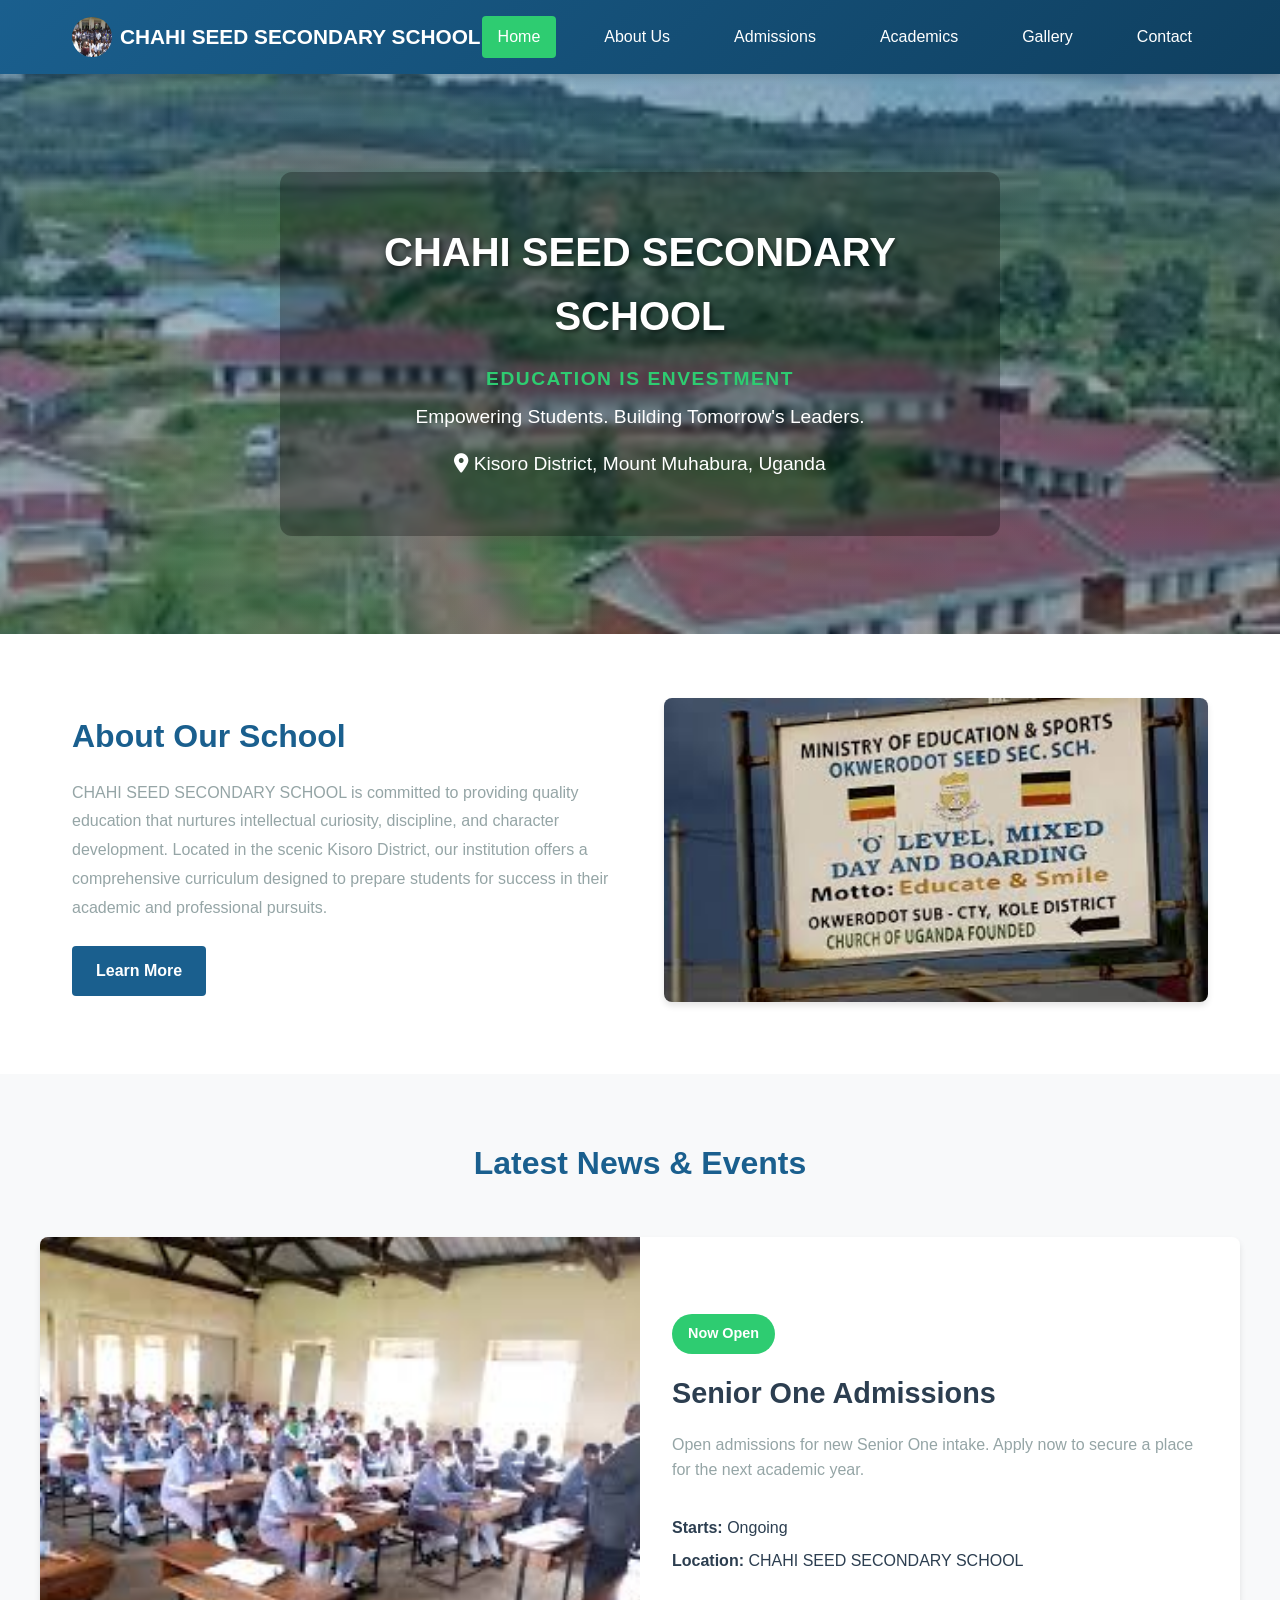
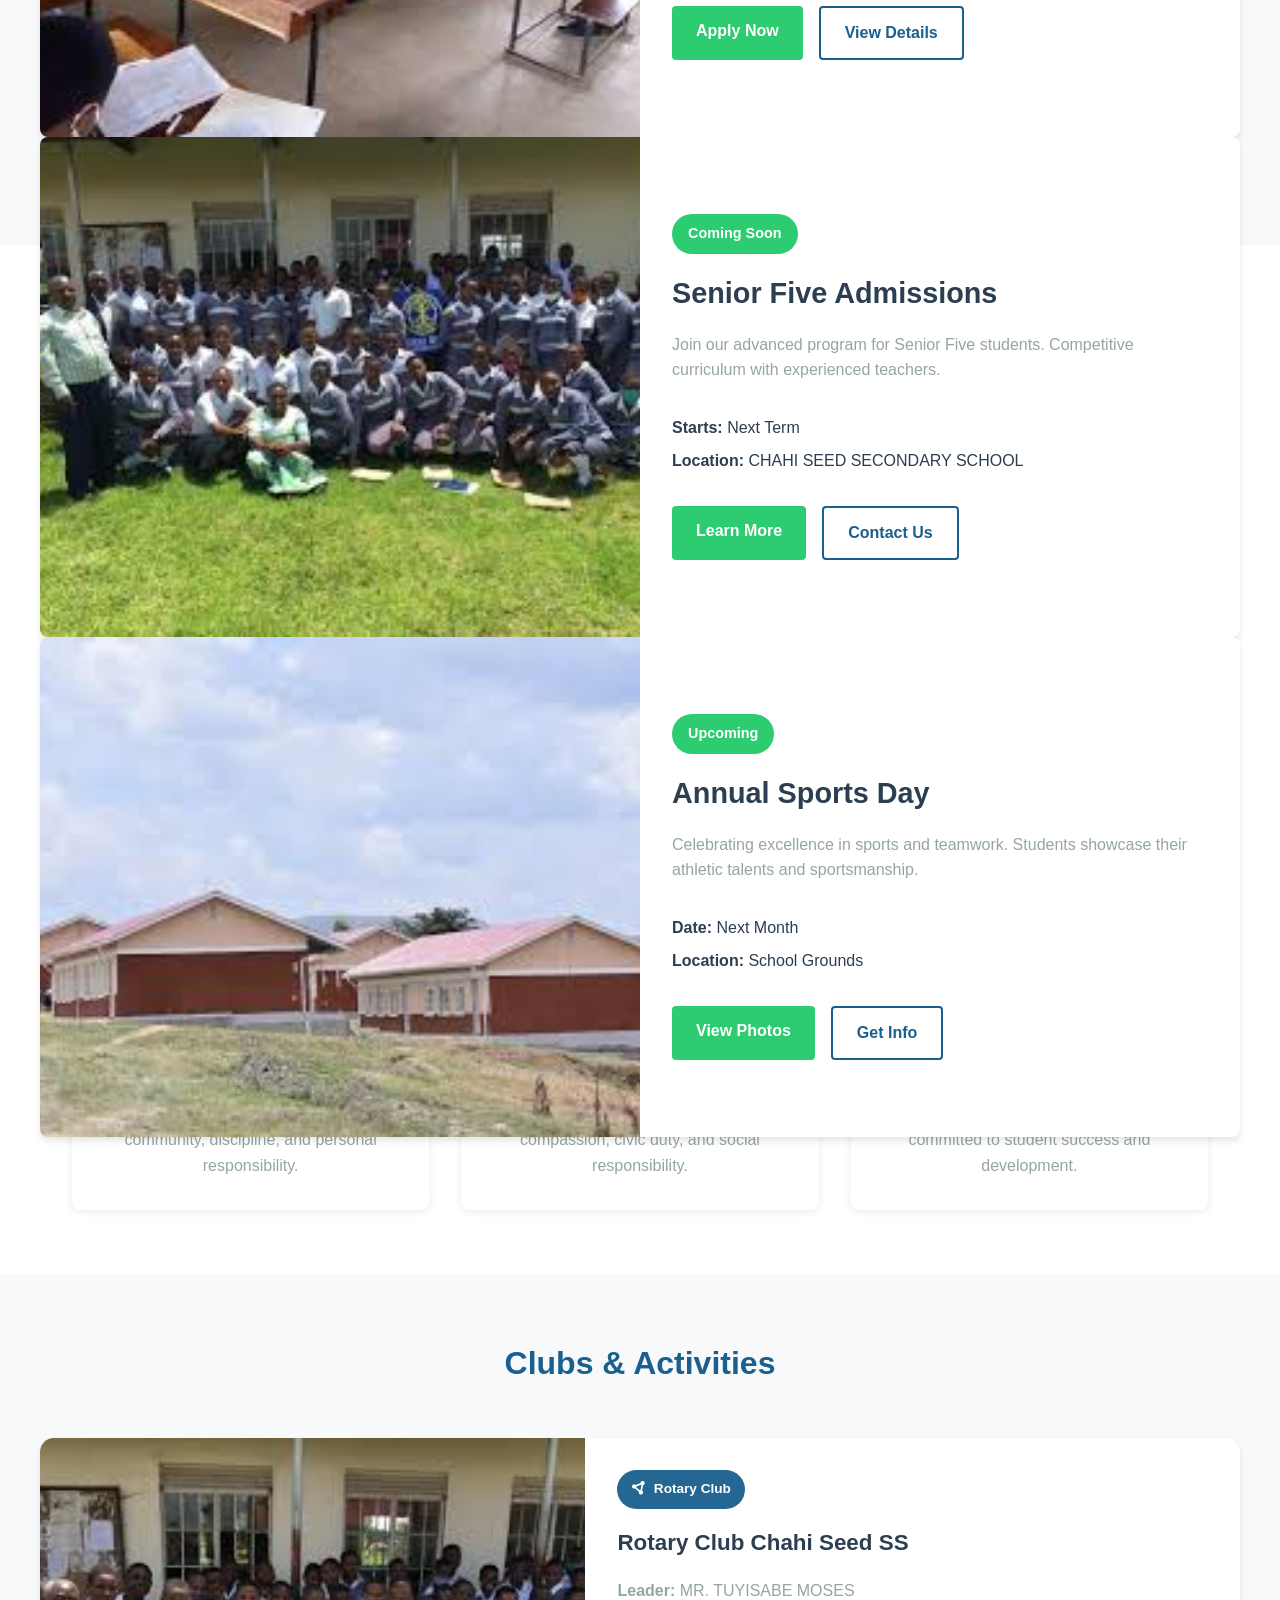
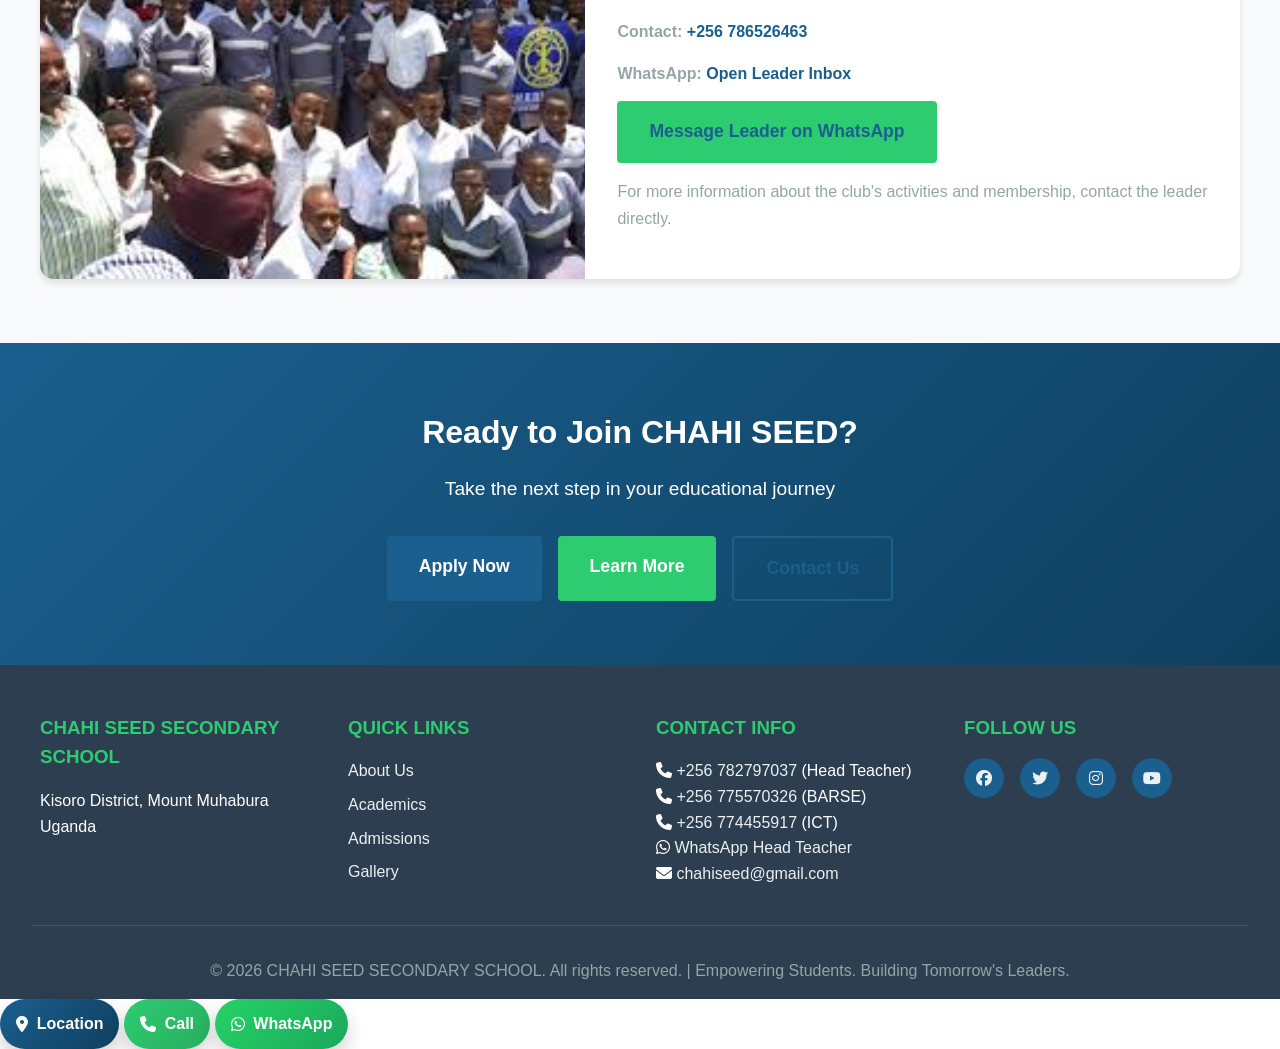
<file: index.html>
<!DOCTYPE html>
<html lang="en">
<head>
    <meta charset="UTF-8">
    <meta name="viewport" content="width=device-width, initial-scale=1.0">
    <title>CHAHI SEED SECONDARY SCHOOL - Kisoro, Uganda</title>
    <link rel="stylesheet" href="styles.css">
    <link rel="stylesheet" href="https://cdnjs.cloudflare.com/ajax/libs/font-awesome/6.4.0/css/all.min.css">
</head>
<body>
    <!-- Navigation Bar -->
    <nav class="navbar">
        <div class="nav-container">
            <div class="nav-logo">
                <img src="Rotary.jpeg" alt="CHAHI SEED" class="logo-img">
                <span>CHAHI SEED SECONDARY SCHOOL</span>
            </div>
            <div class="nav-menu">
                <a href="index.html" class="nav-link active">Home</a>
                <a href="about.html" class="nav-link">About Us</a>
                <a href="admissions.html" class="nav-link">Admissions</a>
                <a href="academics.html" class="nav-link">Academics</a>
                <a href="gallery.html" class="nav-link">Gallery</a>
                <a href="contact.html" class="nav-link">Contact</a>
            </div>
            <div class="hamburger">
                <span></span>
                <span></span>
                <span></span>
            </div>
        </div>
    </nav>

    <!-- Hero Section -->
    <section class="hero">
        <div class="hero-content">
            <h1>CHAHI SEED SECONDARY SCHOOL</h1>
            <p class="hero-motto">Education is envestment</p>
            <p>Empowering Students. Building Tomorrow's Leaders.</p>
            <p class="location"><i class="fas fa-map-marker-alt"></i> Kisoro District, Mount Muhabura, Uganda</p>
        </div>
    </section>

    <!-- About Section -->
    <section class="about-section">
        <div class="about-content">
            <h2>About Our School</h2>
            <p>CHAHI SEED SECONDARY SCHOOL is committed to providing quality education that nurtures intellectual curiosity, 
            discipline, and character development. Located in the scenic Kisoro District, our institution offers a comprehensive 
            curriculum designed to prepare students for success in their academic and professional pursuits.</p>
            <a href="about.html" class="btn btn-primary">Learn More</a>
        </div>
        <div class="about-image">
            <img src="images.jpeg" alt="About CHAHI SEED">
        </div>
    </section>

    <!-- Events & Announcements -->
    <section class="events-section">
        <h2>Latest News & Events</h2>
        <div class="events-carousel">
            <div class="event-card active">
                <img src="download (5).jpeg" alt="Admissions">
                <div class="event-content">
                    <span class="event-status">Now Open</span>
                    <h3>Senior One Admissions</h3>
                    <p>Open admissions for new Senior One intake. Apply now to secure a place for the next academic year.</p>
                    <div class="event-meta">
                        <p><strong>Starts:</strong> Ongoing</p>
                        <p><strong>Location:</strong> CHAHI SEED SECONDARY SCHOOL</p>
                    </div>
                    <div class="event-actions">
                        <a href="admissions.html" class="btn btn-secondary">Apply Now</a>
                        <a href="admissions.html" class="btn btn-outline">View Details</a>
                    </div>
                </div>
            </div>

            <div class="event-card">
                <img src="download (8).jpeg" alt="Senior Five Admission">
                <div class="event-content">
                    <span class="event-status">Coming Soon</span>
                    <h3>Senior Five Admissions</h3>
                    <p>Join our advanced program for Senior Five students. Competitive curriculum with experienced teachers.</p>
                    <div class="event-meta">
                        <p><strong>Starts:</strong> Next Term</p>
                        <p><strong>Location:</strong> CHAHI SEED SECONDARY SCHOOL</p>
                    </div>
                    <div class="event-actions">
                        <a href="admissions.html" class="btn btn-secondary">Learn More</a>
                        <a href="contact.html" class="btn btn-outline">Contact Us</a>
                    </div>
                </div>
            </div>

            <div class="event-card">
                <img src="images (1).jpeg" alt="Sports Day">
                <div class="event-content">
                    <span class="event-status">Upcoming</span>
                    <h3>Annual Sports Day</h3>
                    <p>Celebrating excellence in sports and teamwork. Students showcase their athletic talents and sportsmanship.</p>
                    <div class="event-meta">
                        <p><strong>Date:</strong> Next Month</p>
                        <p><strong>Location:</strong> School Grounds</p>
                    </div>
                    <div class="event-actions">
                        <a href="gallery.html" class="btn btn-secondary">View Photos</a>
                        <a href="contact.html" class="btn btn-outline">Get Info</a>
                    </div>
                </div>
            </div>
        </div>
        <div class="carousel-dots">
            <span class="dot active" onclick="showEvent(0)"></span>
            <span class="dot" onclick="showEvent(1)"></span>
            <span class="dot" onclick="showEvent(2)"></span>
        </div>
    </section>

    <!-- Features Section -->
    <section class="features-section">
        <h2>Why Choose CHAHI SEED?</h2>
        <div class="features-grid">
            <div class="feature-card">
                <i class="fas fa-book"></i>
                <h3>Academic Excellence</h3>
                <p>Comprehensive curriculum fostering intellectual curiosity, critical thinking, and academic achievement.</p>
            </div>
            <div class="feature-card">
                <i class="fas fa-cross"></i>
                <h3>Character Formation</h3>
                <p>Strong values of integrity, respect, and responsibility shaping well-rounded individuals.</p>
            </div>
            <div class="feature-card">
                <i class="fas fa-trophy"></i>
                <h3>Sports & Extra-Curriculars</h3>
                <p>Diverse programs including sports, clubs, and cultural activities for holistic development.</p>
            </div>
            <div class="feature-card">
                <i class="fas fa-flask"></i>
                <h3>Science Labs</h3>
                <p>Well-equipped laboratory facilities for hands-on learning in Physics, Chemistry, and Biology.</p>
            </div>
            <div class="feature-card">
                <i class="fas fa-laptop"></i>
                <h3>Digital Learning</h3>
                <p>Modern computer labs and technology-driven education supporting 21st-century skills.</p>
            </div>
            <div class="feature-card">
                <i class="fas fa-handshake"></i>
                <h3>Student Support</h3>
                <p>Comprehensive counseling and mentoring for academic, emotional, and social well-being.</p>
            </div>
            <div class="feature-card">
                <i class="fas fa-bed"></i>
                <h3>Boarding Facilities</h3>
                <p>Comfortable dormitories fostering community, discipline, and personal responsibility.</p>
            </div>
            <div class="feature-card">
                <i class="fas fa-heart"></i>
                <h3>Community Service</h3>
                <p>Outreach programs instilling compassion, civic duty, and social responsibility.</p>
            </div>
            <div class="feature-card">
                <i class="fas fa-users"></i>
                <h3>Dedicated Staff</h3>
                <p>Experienced and passionate educators committed to student success and development.</p>
            </div>
        </div>
    </section>

    <section class="clubs-section">
        <div class="container">
            <h2>Clubs & Activities</h2>
            <div class="clubs-grid">
                <article class="club-card rotary-card">
                    <div class="club-image-placeholder">
                        <img src="Rotary.jpeg" alt="Rotary Club CHAHI SEED SS" class="club-image">
                    </div>
                    <div class="club-content">
                        <div class="club-badge">
                            <i class="fas fa-circle-nodes"></i>
                            Rotary Club
                        </div>
                        <h3>Rotary Club Chahi Seed SS</h3>
                        <p><strong>Leader:</strong> MR. TUYISABE MOSES</p>
                        <p><strong>Contact:</strong> <a href="tel:+256786526463">+256 786526463</a></p>
                        <p><strong>WhatsApp:</strong> <a href="https://api.whatsapp.com/send?phone=256786526463&text=Hello%20MR.%20TUYISABE%20MOSES%2C%20I%20would%20like%20more%20information%20about%20Rotary%20Club%20Chahi%20Seed%20SS." target="_blank" rel="noopener noreferrer">Open Leader Inbox</a></p>
                        <p><a class="btn btn-secondary btn-large" href="https://api.whatsapp.com/send?phone=256786526463&text=Hello%20MR.%20TUYISABE%20MOSES%2C%20I%20would%20like%20more%20information%20about%20Rotary%20Club%20Chahi%20Seed%20SS." target="_blank" rel="noopener noreferrer">Message Leader on WhatsApp</a></p>
                        <p>For more information about the club's activities and membership, contact the leader directly.</p>
                    </div>
                </article>
            </div>
        </div>
    </section>

    <!-- Call-to-Action Section -->
    <section class="cta-section">
        <h2>Ready to Join CHAHI SEED?</h2>
        <p>Take the next step in your educational journey</p>
        <div class="cta-buttons">
            <a href="admissions.html" class="btn btn-large btn-primary">Apply Now</a>
            <a href="about.html" class="btn btn-large btn-secondary">Learn More</a>
            <a href="contact.html" class="btn btn-large btn-outline">Contact Us</a>
        </div>
    </section>

    <!-- Footer -->
    <footer class="footer">
        <div class="footer-container">
            <div class="footer-section">
                <h3>CHAHI SEED SECONDARY SCHOOL</h3>
                <p>Kisoro District, Mount Muhabura</p>
                <p>Uganda</p>
            </div>
            <div class="footer-section">
                <h3>QUICK LINKS</h3>
                <ul>
                    <li><a href="about.html">About Us</a></li>
                    <li><a href="academics.html">Academics</a></li>
                    <li><a href="admissions.html">Admissions</a></li>
                    <li><a href="gallery.html">Gallery</a></li>
                </ul>
            </div>
            <div class="footer-section">
                <h3>CONTACT INFO</h3>
                <p><i class="fas fa-phone"></i> <a href="tel:+256782797037">+256 782797037</a> (Head Teacher)</p>
                <p><i class="fas fa-phone"></i> <a href="tel:+256775570326">+256 775570326</a> (BARSE)</p>
                <p><i class="fas fa-phone"></i> <a href="tel:+256774455917">+256 774455917</a> (ICT)</p>
                <p><i class="fab fa-whatsapp"></i> <a href="https://wa.me/256782797037" target="_blank" rel="noopener noreferrer">WhatsApp Head Teacher</a></p>
                <p><i class="fas fa-envelope"></i> <a href="mailto:chahiseed@gmail.com">chahiseed@gmail.com</a></p>
            </div>
            <div class="footer-section">
                <h3>FOLLOW US</h3>
                <div class="social-links">
                    <a href="#" class="social-link"><i class="fab fa-facebook"></i></a>
                    <a href="#" class="social-link"><i class="fab fa-twitter"></i></a>
                    <a href="#" class="social-link"><i class="fab fa-instagram"></i></a>
                    <a href="#" class="social-link"><i class="fab fa-youtube"></i></a>
                </div>
            </div>
        </div>
        <div class="footer-bottom">
            <p>&copy; 2026 CHAHI SEED SECONDARY SCHOOL. All rights reserved. | Empowering Students. Building Tomorrow's Leaders.</p>
        </div>
    </footer>

    <script src="script.js"></script>
</body>
</html>
</file>
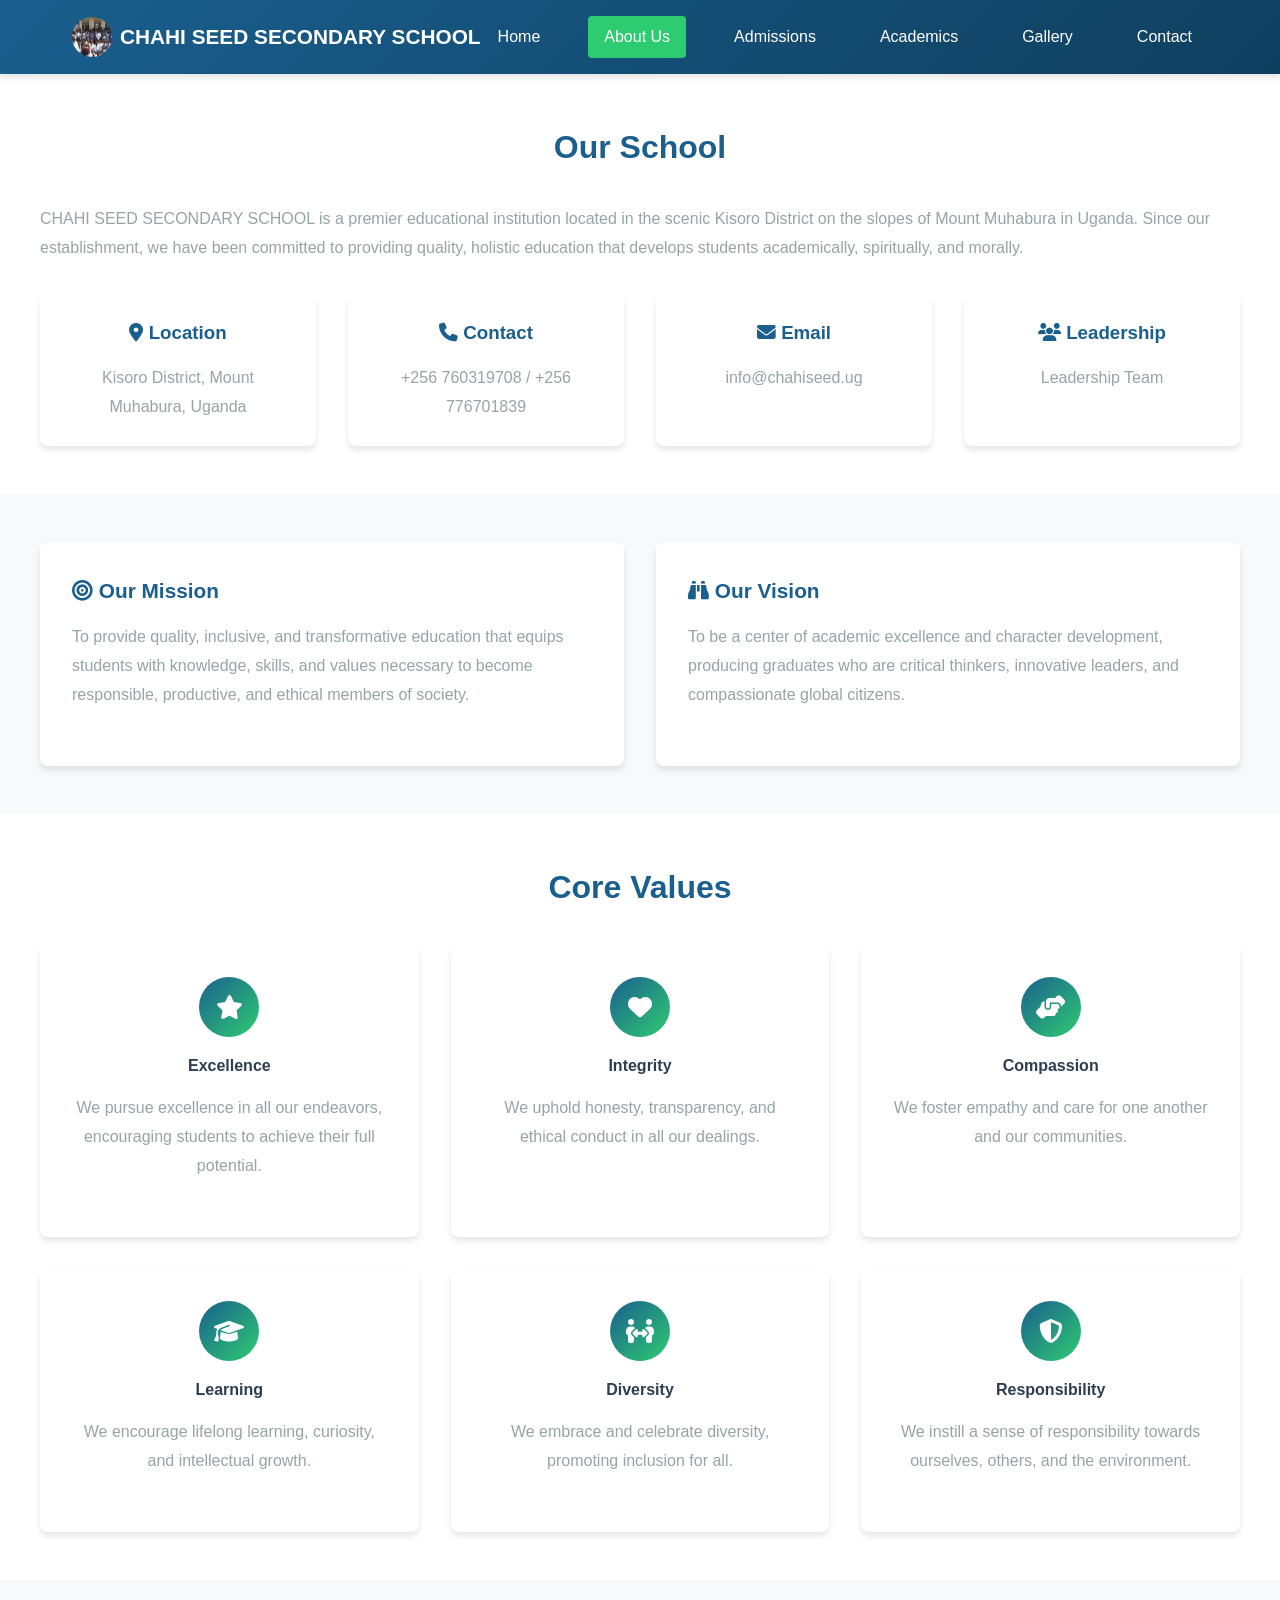
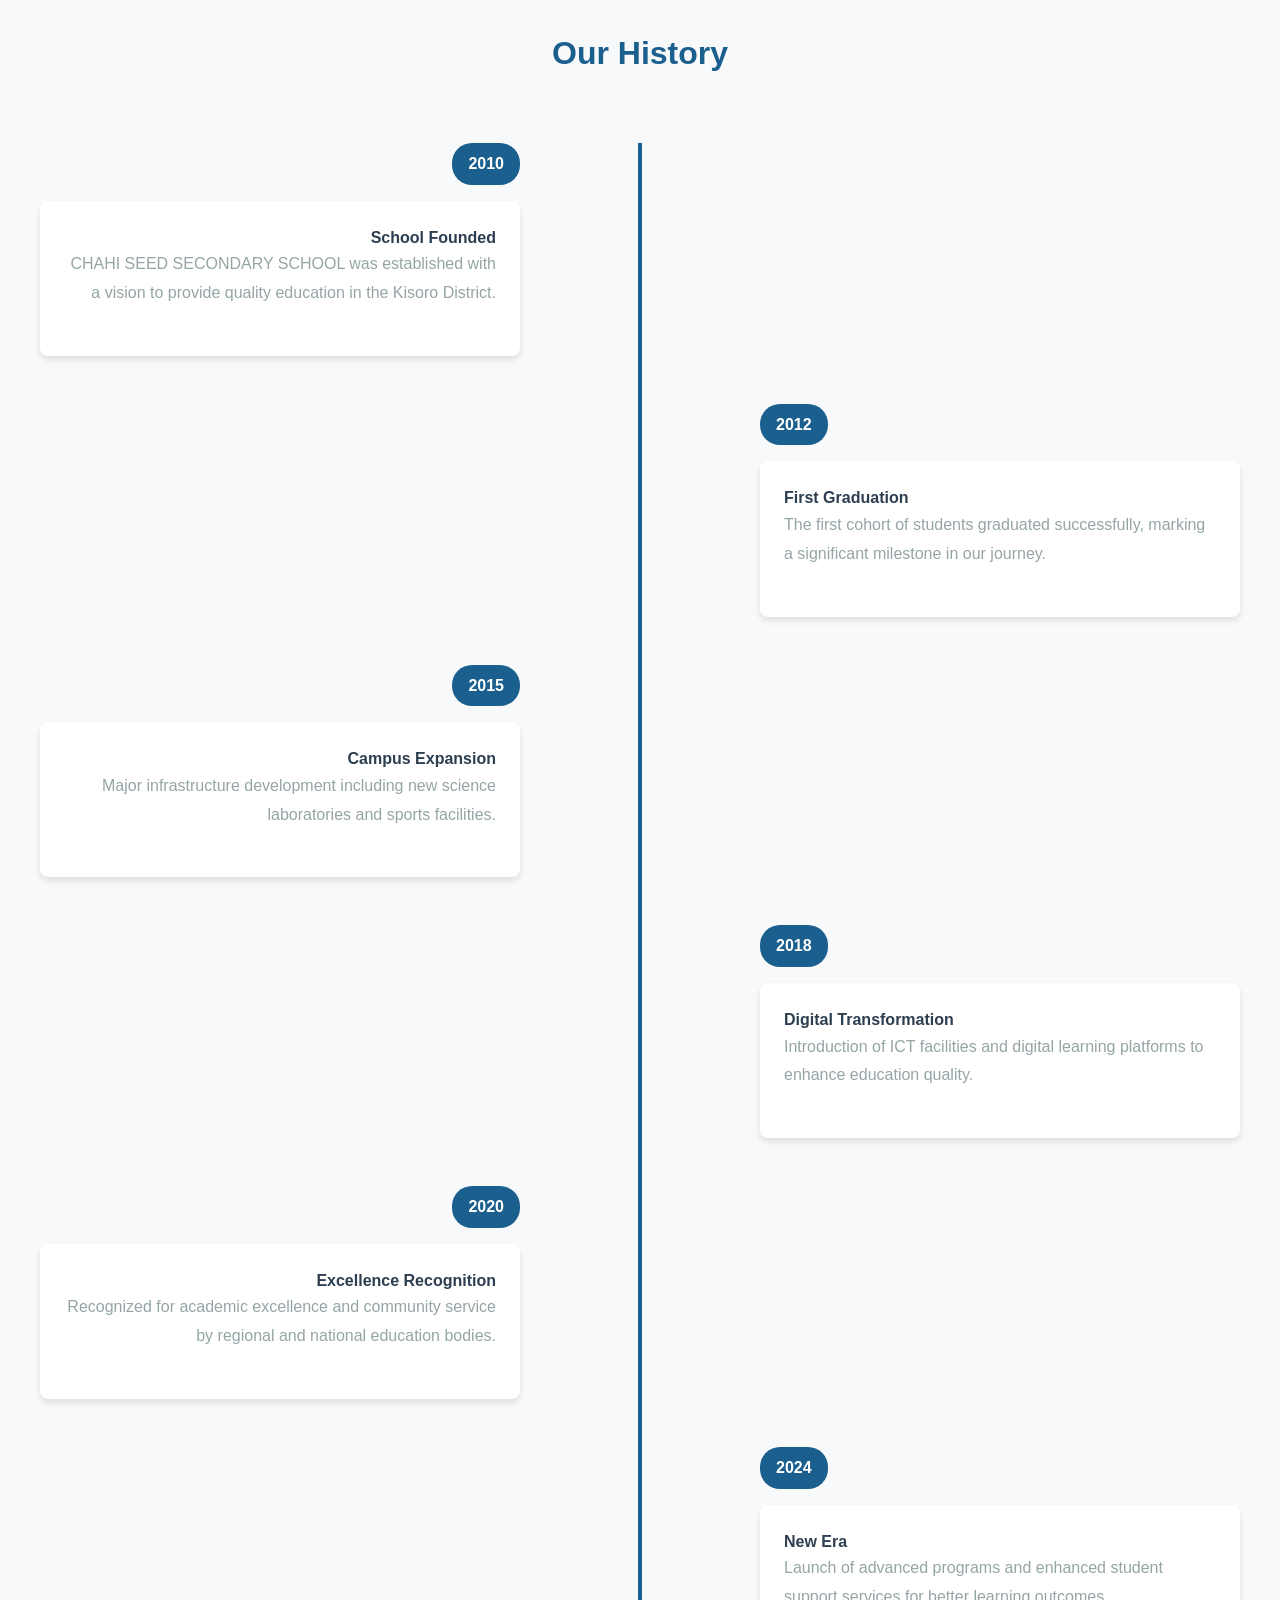
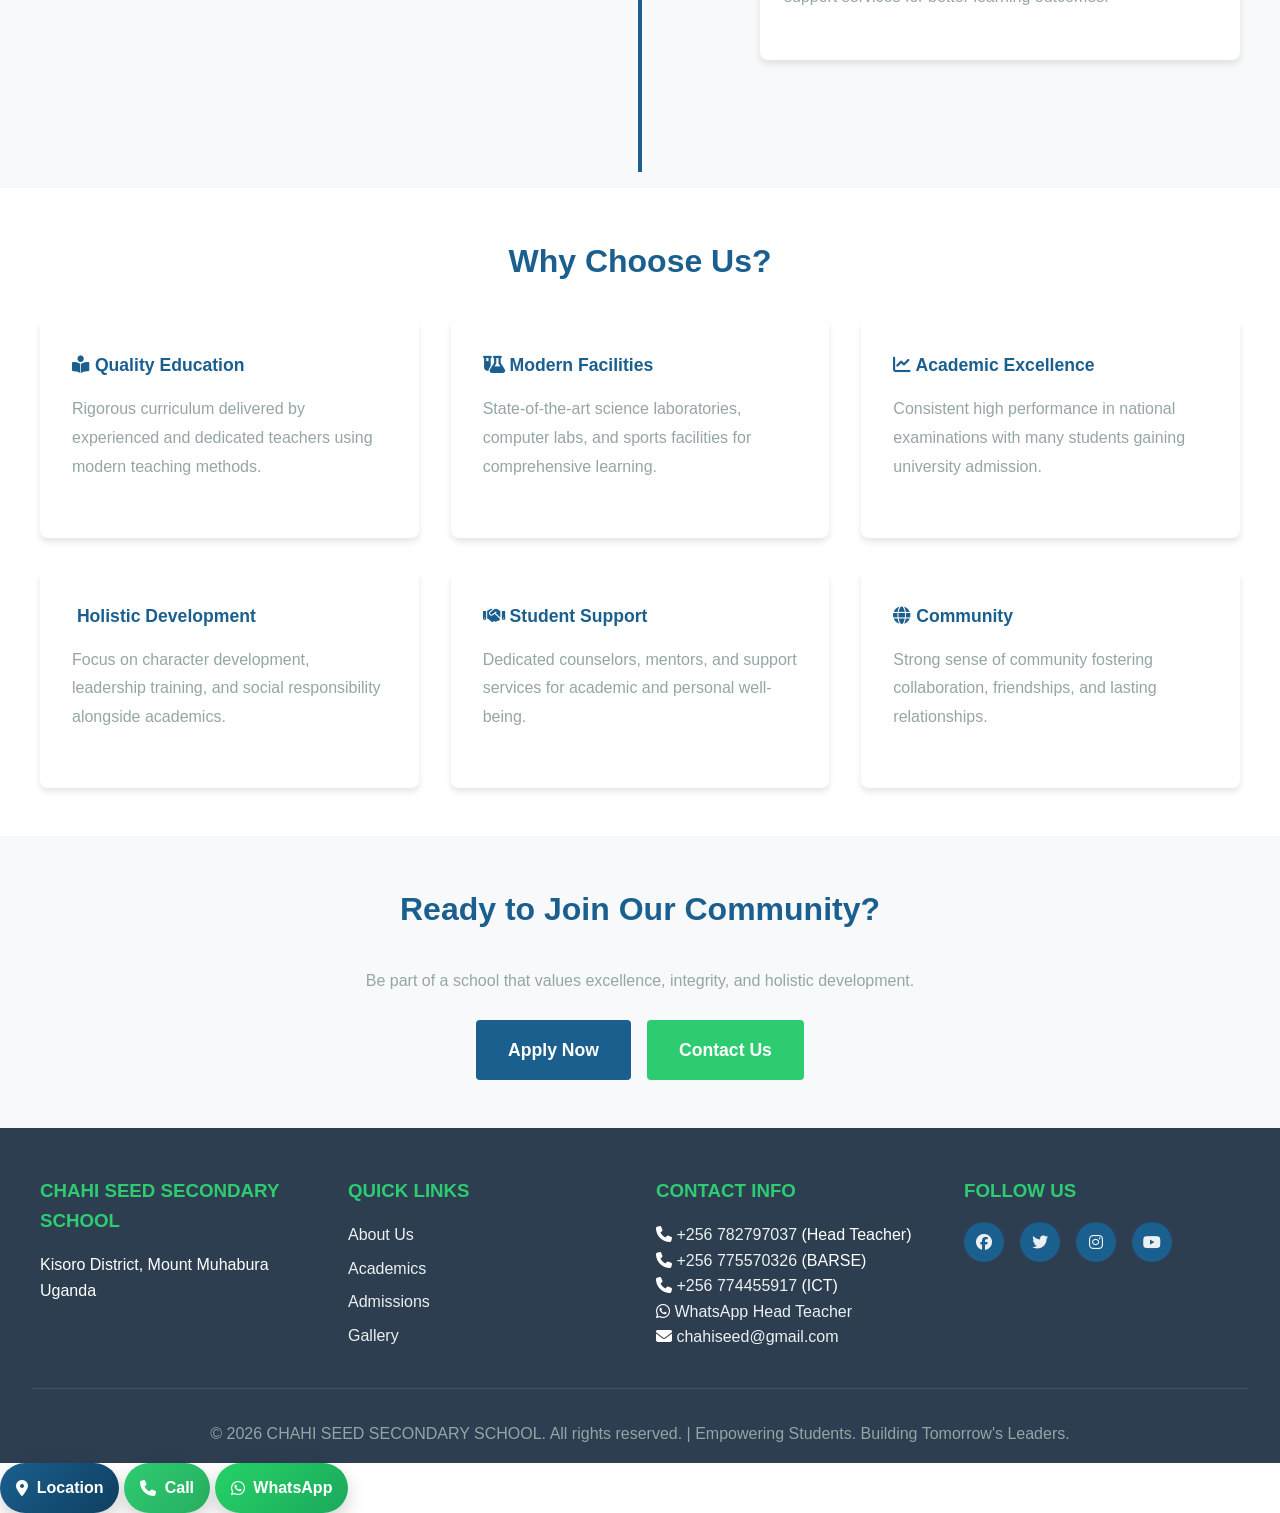
<file: about.html>
<!DOCTYPE html>
<html lang="en">
<head>
    <meta charset="UTF-8">
    <meta name="viewport" content="width=device-width, initial-scale=1.0">
    <title>About Us - CHAHI SEED SECONDARY SCHOOL</title>
    <link rel="stylesheet" href="styles.css">
    <link rel="stylesheet" href="https://cdnjs.cloudflare.com/ajax/libs/font-awesome/6.4.0/css/all.min.css">
</head>
<body>
    <!-- Navigation Bar -->
    <nav class="navbar">
        <div class="nav-container">
            <div class="nav-logo">
                <img src="Rotary.jpeg" alt="CHAHI SEED" class="logo-img">
                <span>CHAHI SEED SECONDARY SCHOOL</span>
            </div>
            <div class="nav-menu">
                <a href="index.html" class="nav-link">Home</a>
                <a href="about.html" class="nav-link active">About Us</a>
                <a href="admissions.html" class="nav-link">Admissions</a>
                <a href="academics.html" class="nav-link">Academics</a>
                <a href="gallery.html" class="nav-link">Gallery</a>
                <a href="contact.html" class="nav-link">Contact</a>
            </div>
            <div class="hamburger">
                <span></span>
                <span></span>
                <span></span>
            </div>
        </div>
    </nav>

    <!-- Main Content -->
    <main class="about-page">
        <!-- School Overview -->
        <section class="section">
            <div class="container">
                <h2>Our School</h2>
                <p>CHAHI SEED SECONDARY SCHOOL is a premier educational institution located in the scenic Kisoro District 
                on the slopes of Mount Muhabura in Uganda. Since our establishment, we have been committed to providing quality, 
                holistic education that develops students academically, spiritually, and morally.</p>
                
                <div class="info-grid">
                    <div class="info-card">
                        <h3><i class="fas fa-map-marker-alt"></i> Location</h3>
                        <p>Kisoro District, Mount Muhabura, Uganda</p>
                    </div>
                    <div class="info-card">
                        <h3><i class="fas fa-phone"></i> Contact</h3>
                        <p>+256 760319708 / +256 776701839</p>
                    </div>
                    <div class="info-card">
                        <h3><i class="fas fa-envelope"></i> Email</h3>
                        <p>info@chahiseed.ug</p>
                    </div>
                    <div class="info-card">
                        <h3><i class="fas fa-users"></i> Leadership</h3>
                        <p>Leadership Team</p>
                    </div>
                </div>
            </div>
        </section>

        <!-- Mission & Vision -->
        <section class="section bg-light">
            <div class="container">
                <div class="mission-vision">
                    <div class="mission-box">
                        <h3><i class="fas fa-bullseye"></i> Our Mission</h3>
                        <p>To provide quality, inclusive, and transformative education that equips students with knowledge, 
                        skills, and values necessary to become responsible, productive, and ethical members of society.</p>
                    </div>
                    <div class="vision-box">
                        <h3><i class="fas fa-binoculars"></i> Our Vision</h3>
                        <p>To be a center of academic excellence and character development, producing graduates who are 
                        critical thinkers, innovative leaders, and compassionate global citizens.</p>
                    </div>
                </div>
            </div>
        </section>

        <!-- Core Values -->
        <section class="section">
            <div class="container">
                <h2>Core Values</h2>
                <div class="values-grid">
                    <div class="value-card">
                        <div class="value-icon"><i class="fas fa-star"></i></div>
                        <h4>Excellence</h4>
                        <p>We pursue excellence in all our endeavors, encouraging students to achieve their full potential.</p>
                    </div>
                    <div class="value-card">
                        <div class="value-icon"><i class="fas fa-heart"></i></div>
                        <h4>Integrity</h4>
                        <p>We uphold honesty, transparency, and ethical conduct in all our dealings.</p>
                    </div>
                    <div class="value-card">
                        <div class="value-icon"><i class="fas fa-hands-helping"></i></div>
                        <h4>Compassion</h4>
                        <p>We foster empathy and care for one another and our communities.</p>
                    </div>
                    <div class="value-card">
                        <div class="value-icon"><i class="fas fa-graduation-cap"></i></div>
                        <h4>Learning</h4>
                        <p>We encourage lifelong learning, curiosity, and intellectual growth.</p>
                    </div>
                    <div class="value-card">
                        <div class="value-icon"><i class="fas fa-people-arrows"></i></div>
                        <h4>Diversity</h4>
                        <p>We embrace and celebrate diversity, promoting inclusion for all.</p>
                    </div>
                    <div class="value-card">
                        <div class="value-icon"><i class="fas fa-shield-alt"></i></div>
                        <h4>Responsibility</h4>
                        <p>We instill a sense of responsibility towards ourselves, others, and the environment.</p>
                    </div>
                </div>
            </div>
        </section>

        <!-- History Timeline -->
        <section class="section bg-light">
            <div class="container">
                <h2>Our History</h2>
                <div class="timeline">
                    <div class="timeline-item">
                        <div class="timeline-date">2010</div>
                        <div class="timeline-content">
                            <h4>School Founded</h4>
                            <p>CHAHI SEED SECONDARY SCHOOL was established with a vision to provide quality education in the Kisoro District.</p>
                        </div>
                    </div>
                    <div class="timeline-item">
                        <div class="timeline-date">2012</div>
                        <div class="timeline-content">
                            <h4>First Graduation</h4>
                            <p>The first cohort of students graduated successfully, marking a significant milestone in our journey.</p>
                        </div>
                    </div>
                    <div class="timeline-item">
                        <div class="timeline-date">2015</div>
                        <div class="timeline-content">
                            <h4>Campus Expansion</h4>
                            <p>Major infrastructure development including new science laboratories and sports facilities.</p>
                        </div>
                    </div>
                    <div class="timeline-item">
                        <div class="timeline-date">2018</div>
                        <div class="timeline-content">
                            <h4>Digital Transformation</h4>
                            <p>Introduction of ICT facilities and digital learning platforms to enhance education quality.</p>
                        </div>
                    </div>
                    <div class="timeline-item">
                        <div class="timeline-date">2020</div>
                        <div class="timeline-content">
                            <h4>Excellence Recognition</h4>
                            <p>Recognized for academic excellence and community service by regional and national education bodies.</p>
                        </div>
                    </div>
                    <div class="timeline-item">
                        <div class="timeline-date">2024</div>
                        <div class="timeline-content">
                            <h4>New Era</h4>
                            <p>Launch of advanced programs and enhanced student support services for better learning outcomes.</p>
                        </div>
                    </div>
                </div>
            </div>
        </section>

        <!-- Academic Strengths -->
        <section class="section">
            <div class="container">
                <h2>Why Choose Us?</h2>
                <div class="strengths-grid">
                    <div class="strength-item">
                        <h4><i class="fas fa-book-reader"></i> Quality Education</h4>
                        <p>Rigorous curriculum delivered by experienced and dedicated teachers using modern teaching methods.</p>
                    </div>
                    <div class="strength-item">
                        <h4><i class="fas fa-flask-vial"></i> Modern Facilities</h4>
                        <p>State-of-the-art science laboratories, computer labs, and sports facilities for comprehensive learning.</p>
                    </div>
                    <div class="strength-item">
                        <h4><i class="fas fa-chart-line"></i> Academic Excellence</h4>
                        <p>Consistent high performance in national examinations with many students gaining university admission.</p>
                    </div>
                    <div class="strength-item">
                        <h4><i class="fas fa-users-shield"></i> Holistic Development</h4>
                        <p>Focus on character development, leadership training, and social responsibility alongside academics.</p>
                    </div>
                    <div class="strength-item">
                        <h4><i class="fas fa-handshake"></i> Student Support</h4>
                        <p>Dedicated counselors, mentors, and support services for academic and personal well-being.</p>
                    </div>
                    <div class="strength-item">
                        <h4><i class="fas fa-globe"></i> Community</h4>
                        <p>Strong sense of community fostering collaboration, friendships, and lasting relationships.</p>
                    </div>
                </div>
            </div>
        </section>

        <!-- Call to Action -->
        <section class="section bg-light">
            <div class="container text-center">
                <h2>Ready to Join Our Community?</h2>
                <p>Be part of a school that values excellence, integrity, and holistic development.</p>
                <div class="cta-buttons">
                    <a href="admissions.html" class="btn btn-primary btn-large">Apply Now</a>
                    <a href="contact.html" class="btn btn-secondary btn-large">Contact Us</a>
                </div>
            </div>
        </section>
    </main>

    <!-- Footer -->
    <footer class="footer">
        <div class="footer-container">
            <div class="footer-section">
                <h3>CHAHI SEED SECONDARY SCHOOL</h3>
                <p>Kisoro District, Mount Muhabura</p>
                <p>Uganda</p>
            </div>
            <div class="footer-section">
                <h3>QUICK LINKS</h3>
                <ul>
                    <li><a href="about.html">About Us</a></li>
                    <li><a href="academics.html">Academics</a></li>
                    <li><a href="admissions.html">Admissions</a></li>
                    <li><a href="gallery.html">Gallery</a></li>
                </ul>
            </div>
            <div class="footer-section">
                <h3>CONTACT INFO</h3>
                <p><i class="fas fa-phone"></i> <a href="tel:+256782797037">+256 782797037</a> (Head Teacher)</p>
                <p><i class="fas fa-phone"></i> <a href="tel:+256775570326">+256 775570326</a> (BARSE)</p>
                <p><i class="fas fa-phone"></i> <a href="tel:+256774455917">+256 774455917</a> (ICT)</p>
                <p><i class="fab fa-whatsapp"></i> <a href="https://wa.me/256782797037" target="_blank" rel="noopener noreferrer">WhatsApp Head Teacher</a></p>
                <p><i class="fas fa-envelope"></i> <a href="mailto:chahiseed@gmail.com">chahiseed@gmail.com</a></p>
            </div>
            <div class="footer-section">
                <h3>FOLLOW US</h3>
                <div class="social-links">
                    <a href="#" class="social-link"><i class="fab fa-facebook"></i></a>
                    <a href="#" class="social-link"><i class="fab fa-twitter"></i></a>
                    <a href="#" class="social-link"><i class="fab fa-instagram"></i></a>
                    <a href="#" class="social-link"><i class="fab fa-youtube"></i></a>
                </div>
            </div>
        </div>
        <div class="footer-bottom">
            <p>&copy; 2026 CHAHI SEED SECONDARY SCHOOL. All rights reserved. | Empowering Students. Building Tomorrow's Leaders.</p>
        </div>
    </footer>

    <script src="script.js"></script>
</body>
</html>
</file>
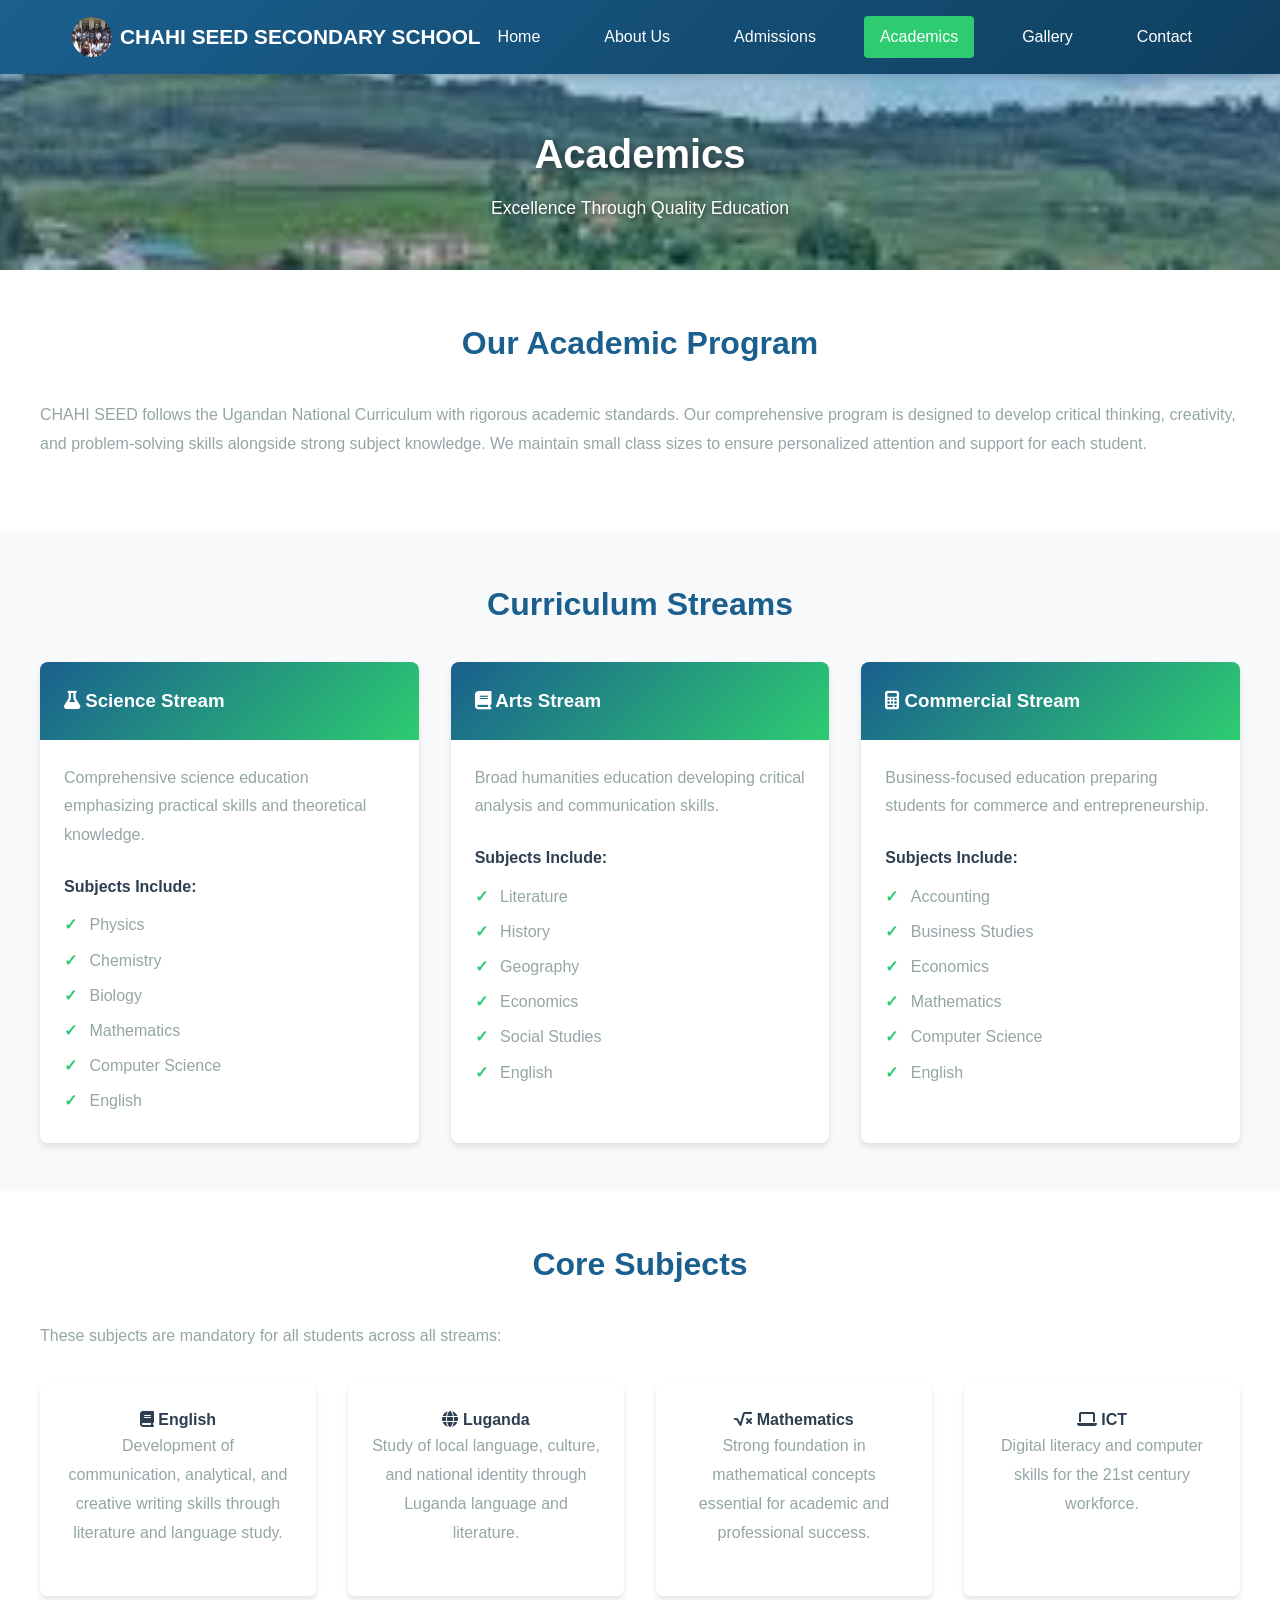
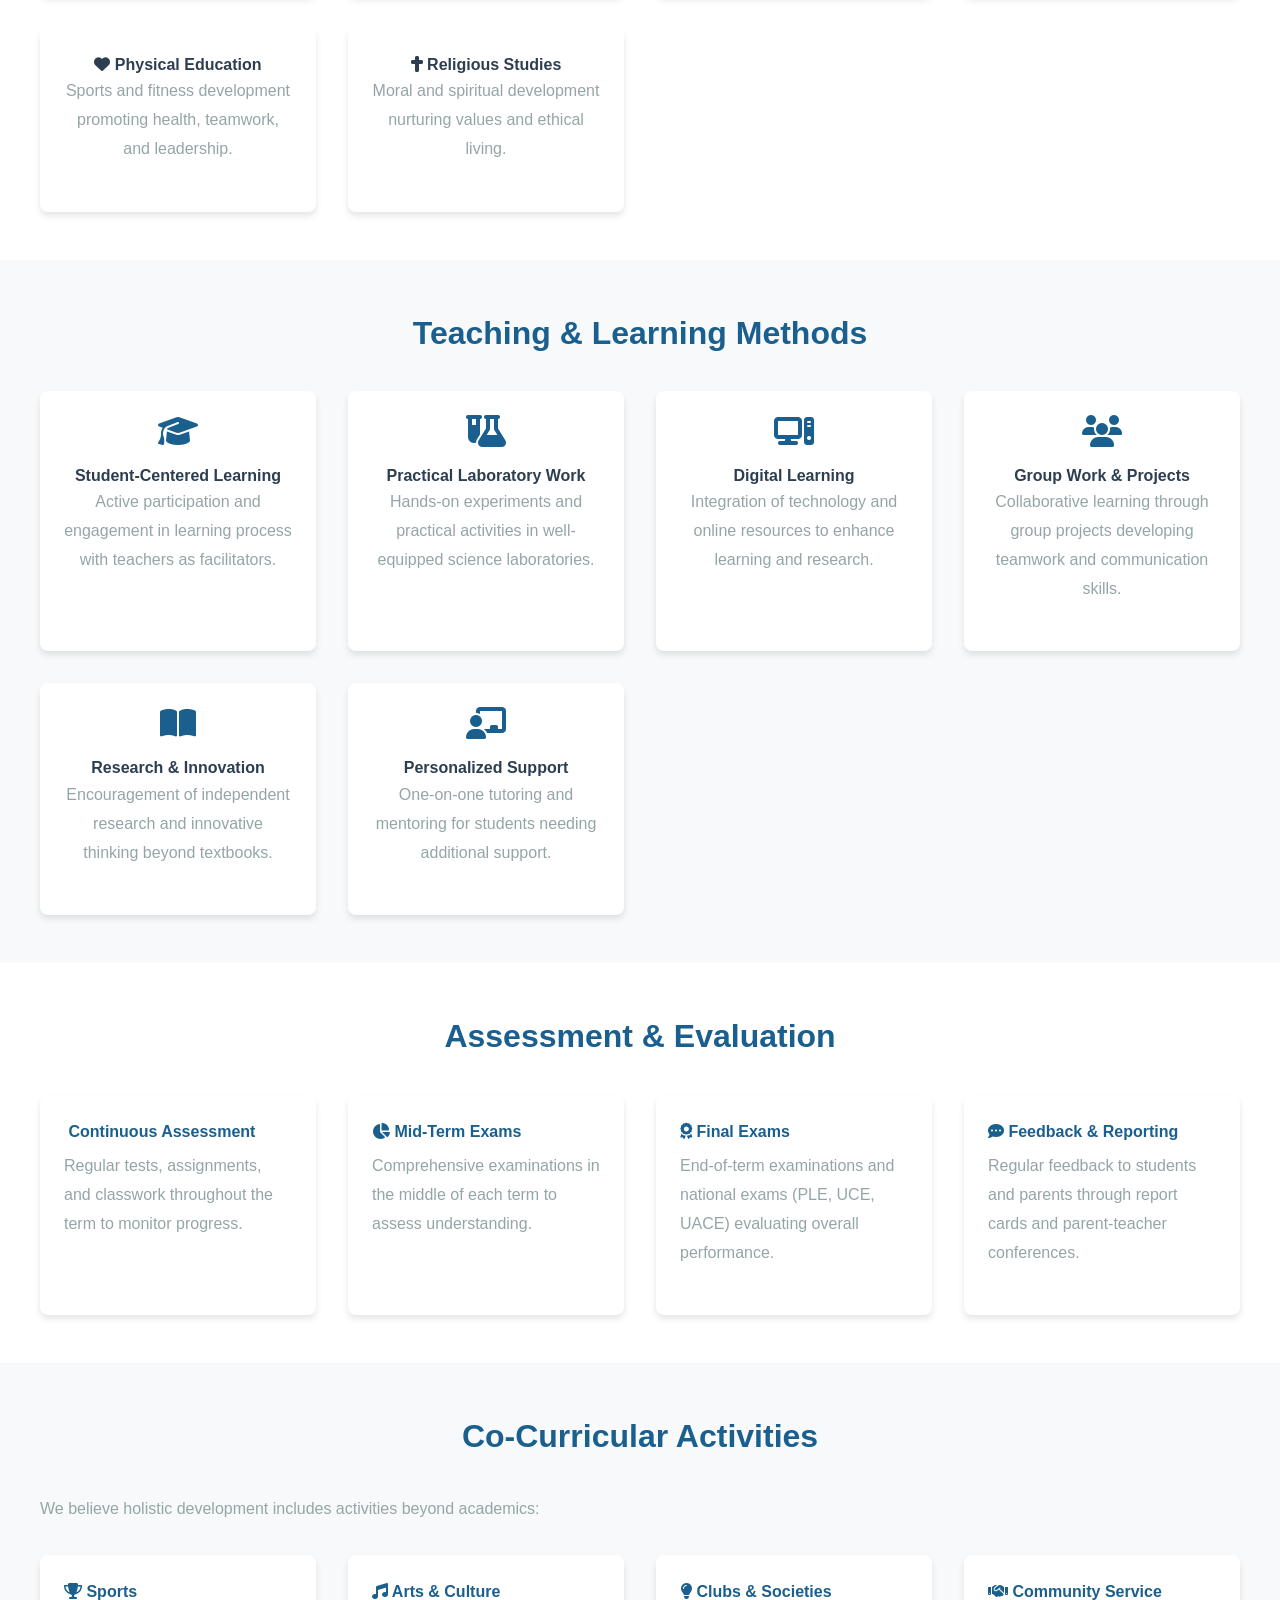
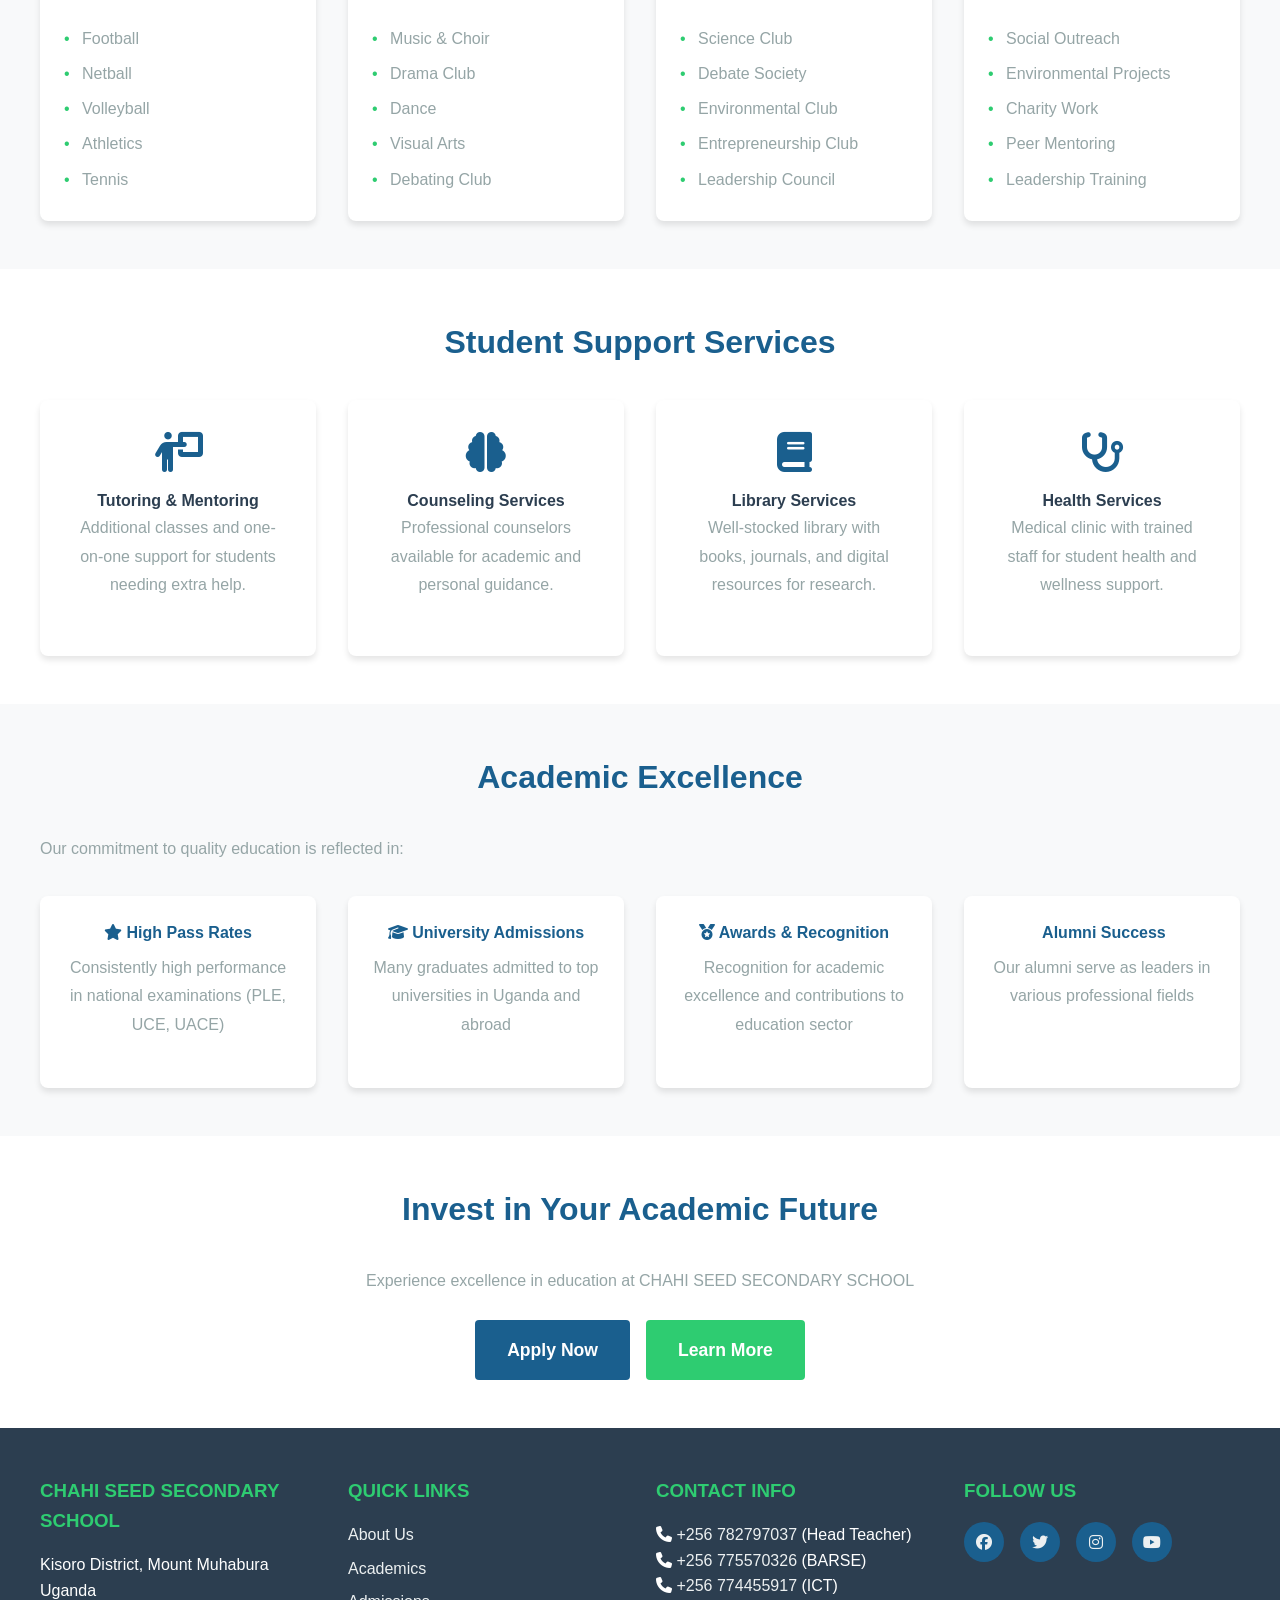
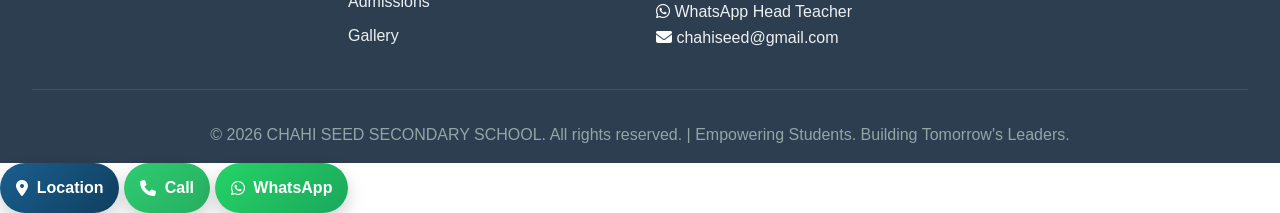
<file: academics.html>
<!DOCTYPE html>
<html lang="en">
<head>
    <meta charset="UTF-8">
    <meta name="viewport" content="width=device-width, initial-scale=1.0">
    <title>Academics - CHAHI SEED SECONDARY SCHOOL</title>
    <link rel="stylesheet" href="styles.css">
    <link rel="stylesheet" href="https://cdnjs.cloudflare.com/ajax/libs/font-awesome/6.4.0/css/all.min.css">
</head>
<body>
    <!-- Navigation Bar -->
    <nav class="navbar">
        <div class="nav-container">
            <div class="nav-logo">
                <img src="Rotary.jpeg" alt="CHAHI SEED" class="logo-img">
                <span>CHAHI SEED SECONDARY SCHOOL</span>
            </div>
            <div class="nav-menu">
                <a href="index.html" class="nav-link">Home</a>
                <a href="about.html" class="nav-link">About Us</a>
                <a href="admissions.html" class="nav-link">Admissions</a>
                <a href="academics.html" class="nav-link active">Academics</a>
                <a href="gallery.html" class="nav-link">Gallery</a>
                <a href="contact.html" class="nav-link">Contact</a>
            </div>
            <div class="hamburger">
                <span></span>
                <span></span>
                <span></span>
            </div>
        </div>
    </nav>

    <!-- Page Header -->
    <section class="page-header">
        <h1>Academics</h1>
        <p>Excellence Through Quality Education</p>
    </section>

    <!-- Main Content -->
    <main class="academics-page">
        <!-- Academic Overview -->
        <section class="section">
            <div class="container">
                <h2>Our Academic Program</h2>
                <p>CHAHI SEED follows the Ugandan National Curriculum with rigorous academic standards. Our comprehensive 
                program is designed to develop critical thinking, creativity, and problem-solving skills alongside strong 
                subject knowledge. We maintain small class sizes to ensure personalized attention and support for each student.</p>
            </div>
        </section>

        <!-- Curriculum Streams -->
        <section class="section bg-light">
            <div class="container">
                <h2>Curriculum Streams</h2>
                <div class="streams-grid">
                    <div class="stream-card">
                        <div class="stream-header">
                            <h3><i class="fas fa-flask"></i> Science Stream</h3>
                        </div>
                        <p>Comprehensive science education emphasizing practical skills and theoretical knowledge.</p>
                        <h4>Subjects Include:</h4>
                        <ul>
                            <li>Physics</li>
                            <li>Chemistry</li>
                            <li>Biology</li>
                            <li>Mathematics</li>
                            <li>Computer Science</li>
                            <li>English</li>
                        </ul>
                    </div>

                    <div class="stream-card">
                        <div class="stream-header">
                            <h3><i class="fas fa-book"></i> Arts Stream</h3>
                        </div>
                        <p>Broad humanities education developing critical analysis and communication skills.</p>
                        <h4>Subjects Include:</h4>
                        <ul>
                            <li>Literature</li>
                            <li>History</li>
                            <li>Geography</li>
                            <li>Economics</li>
                            <li>Social Studies</li>
                            <li>English</li>
                        </ul>
                    </div>

                    <div class="stream-card">
                        <div class="stream-header">
                            <h3><i class="fas fa-calculator"></i> Commercial Stream</h3>
                        </div>
                        <p>Business-focused education preparing students for commerce and entrepreneurship.</p>
                        <h4>Subjects Include:</h4>
                        <ul>
                            <li>Accounting</li>
                            <li>Business Studies</li>
                            <li>Economics</li>
                            <li>Mathematics</li>
                            <li>Computer Science</li>
                            <li>English</li>
                        </ul>
                    </div>
                </div>
            </div>
        </section>

        <!-- Core Subjects -->
        <section class="section">
            <div class="container">
                <h2>Core Subjects</h2>
                <p>These subjects are mandatory for all students across all streams:</p>
                <div class="subjects-grid">
                    <div class="subject-card">
                        <h4><i class="fas fa-book"></i> English</h4>
                        <p>Development of communication, analytical, and creative writing skills through literature and language study.</p>
                    </div>
                    <div class="subject-card">
                        <h4><i class="fas fa-globe"></i> Luganda</h4>
                        <p>Study of local language, culture, and national identity through Luganda language and literature.</p>
                    </div>
                    <div class="subject-card">
                        <h4><i class="fas fa-square-root-alt"></i> Mathematics</h4>
                        <p>Strong foundation in mathematical concepts essential for academic and professional success.</p>
                    </div>
                    <div class="subject-card">
                        <h4><i class="fas fa-laptop"></i> ICT</h4>
                        <p>Digital literacy and computer skills for the 21st century workforce.</p>
                    </div>
                    <div class="subject-card">
                        <h4><i class="fas fa-heart"></i> Physical Education</h4>
                        <p>Sports and fitness development promoting health, teamwork, and leadership.</p>
                    </div>
                    <div class="subject-card">
                        <h4><i class="fas fa-cross"></i> Religious Studies</h4>
                        <p>Moral and spiritual development nurturing values and ethical living.</p>
                    </div>
                </div>
            </div>
        </section>

        <!-- Teaching Methods -->
        <section class="section bg-light">
            <div class="container">
                <h2>Teaching & Learning Methods</h2>
                <div class="methods-grid">
                    <div class="method-card">
                        <i class="fas fa-graduation-cap"></i>
                        <h4>Student-Centered Learning</h4>
                        <p>Active participation and engagement in learning process with teachers as facilitators.</p>
                    </div>
                    <div class="method-card">
                        <i class="fas fa-flask-vial"></i>
                        <h4>Practical Laboratory Work</h4>
                        <p>Hands-on experiments and practical activities in well-equipped science laboratories.</p>
                    </div>
                    <div class="method-card">
                        <i class="fas fa-computer"></i>
                        <h4>Digital Learning</h4>
                        <p>Integration of technology and online resources to enhance learning and research.</p>
                    </div>
                    <div class="method-card">
                        <i class="fas fa-users"></i>
                        <h4>Group Work & Projects</h4>
                        <p>Collaborative learning through group projects developing teamwork and communication skills.</p>
                    </div>
                    <div class="method-card">
                        <i class="fas fa-book-open"></i>
                        <h4>Research & Innovation</h4>
                        <p>Encouragement of independent research and innovative thinking beyond textbooks.</p>
                    </div>
                    <div class="method-card">
                        <i class="fas fa-chalkboard-user"></i>
                        <h4>Personalized Support</h4>
                        <p>One-on-one tutoring and mentoring for students needing additional support.</p>
                    </div>
                </div>
            </div>
        </section>

        <!-- Assessment & Evaluation -->
        <section class="section">
            <div class="container">
                <h2>Assessment & Evaluation</h2>
                <div class="assessment-info">
                    <div class="assessment-method">
                        <h4><i class="fas fa-file-check"></i> Continuous Assessment</h4>
                        <p>Regular tests, assignments, and classwork throughout the term to monitor progress.</p>
                    </div>
                    <div class="assessment-method">
                        <h4><i class="fas fa-chart-pie"></i> Mid-Term Exams</h4>
                        <p>Comprehensive examinations in the middle of each term to assess understanding.</p>
                    </div>
                    <div class="assessment-method">
                        <h4><i class="fas fa-award"></i> Final Exams</h4>
                        <p>End-of-term examinations and national exams (PLE, UCE, UACE) evaluating overall performance.</p>
                    </div>
                    <div class="assessment-method">
                        <h4><i class="fas fa-comment-dots"></i> Feedback & Reporting</h4>
                        <p>Regular feedback to students and parents through report cards and parent-teacher conferences.</p>
                    </div>
                </div>
            </div>
        </section>

        <!-- Extracurricular Activities -->
        <section class="section bg-light">
            <div class="container">
                <h2>Co-Curricular Activities</h2>
                <p>We believe holistic development includes activities beyond academics:</p>
                <div class="activities-grid">
                    <div class="activity-group">
                        <h4><i class="fas fa-trophy"></i> Sports</h4>
                        <ul>
                            <li>Football</li>
                            <li>Netball</li>
                            <li>Volleyball</li>
                            <li>Athletics</li>
                            <li>Tennis</li>
                        </ul>
                    </div>
                    <div class="activity-group">
                        <h4><i class="fas fa-music"></i> Arts & Culture</h4>
                        <ul>
                            <li>Music & Choir</li>
                            <li>Drama Club</li>
                            <li>Dance</li>
                            <li>Visual Arts</li>
                            <li>Debating Club</li>
                        </ul>
                    </div>
                    <div class="activity-group">
                        <h4><i class="fas fa-lightbulb"></i> Clubs & Societies</h4>
                        <ul>
                            <li>Science Club</li>
                            <li>Debate Society</li>
                            <li>Environmental Club</li>
                            <li>Entrepreneurship Club</li>
                            <li>Leadership Council</li>
                        </ul>
                    </div>
                    <div class="activity-group">
                        <h4><i class="fas fa-handshake"></i> Community Service</h4>
                        <ul>
                            <li>Social Outreach</li>
                            <li>Environmental Projects</li>
                            <li>Charity Work</li>
                            <li>Peer Mentoring</li>
                            <li>Leadership Training</li>
                        </ul>
                    </div>
                </div>
            </div>
        </section>

        <!-- Academic Support -->
        <section class="section">
            <div class="container">
                <h2>Student Support Services</h2>
                <div class="support-services">
                    <div class="service-card">
                        <i class="fas fa-person-chalkboard"></i>
                        <h4>Tutoring & Mentoring</h4>
                        <p>Additional classes and one-on-one support for students needing extra help.</p>
                    </div>
                    <div class="service-card">
                        <i class="fas fa-brain"></i>
                        <h4>Counseling Services</h4>
                        <p>Professional counselors available for academic and personal guidance.</p>
                    </div>
                    <div class="service-card">
                        <i class="fas fa-book"></i>
                        <h4>Library Services</h4>
                        <p>Well-stocked library with books, journals, and digital resources for research.</p>
                    </div>
                    <div class="service-card">
                        <i class="fas fa-stethoscope"></i>
                        <h4>Health Services</h4>
                        <p>Medical clinic with trained staff for student health and wellness support.</p>
                    </div>
                </div>
            </div>
        </section>

        <!-- Achievements -->
        <section class="section bg-light">
            <div class="container">
                <h2>Academic Excellence</h2>
                <p>Our commitment to quality education is reflected in:</p>
                <div class="achievements">
                    <div class="achievement">
                        <h4><i class="fas fa-star"></i> High Pass Rates</h4>
                        <p>Consistently high performance in national examinations (PLE, UCE, UACE)</p>
                    </div>
                    <div class="achievement">
                        <h4><i class="fas fa-graduation-cap"></i> University Admissions</h4>
                        <p>Many graduates admitted to top universities in Uganda and abroad</p>
                    </div>
                    <div class="achievement">
                        <h4><i class="fas fa-medal"></i> Awards & Recognition</h4>
                        <p>Recognition for academic excellence and contributions to education sector</p>
                    </div>
                    <div class="achievement">
                        <h4><i class="fas fa-users-graduate"></i> Alumni Success</h4>
                        <p>Our alumni serve as leaders in various professional fields</p>
                    </div>
                </div>
            </div>
        </section>

        <!-- Call to Action -->
        <section class="section">
            <div class="container text-center">
                <h2>Invest in Your Academic Future</h2>
                <p>Experience excellence in education at CHAHI SEED SECONDARY SCHOOL</p>
                <div class="cta-buttons">
                    <a href="admissions.html" class="btn btn-primary btn-large">Apply Now</a>
                    <a href="contact.html" class="btn btn-secondary btn-large">Learn More</a>
                </div>
            </div>
        </section>
    </main>

    <!-- Footer -->
    <footer class="footer">
        <div class="footer-container">
            <div class="footer-section">
                <h3>CHAHI SEED SECONDARY SCHOOL</h3>
                <p>Kisoro District, Mount Muhabura</p>
                <p>Uganda</p>
            </div>
            <div class="footer-section">
                <h3>QUICK LINKS</h3>
                <ul>
                    <li><a href="about.html">About Us</a></li>
                    <li><a href="academics.html">Academics</a></li>
                    <li><a href="admissions.html">Admissions</a></li>
                    <li><a href="gallery.html">Gallery</a></li>
                </ul>
            </div>
            <div class="footer-section">
                <h3>CONTACT INFO</h3>
                <p><i class="fas fa-phone"></i> <a href="tel:+256782797037">+256 782797037</a> (Head Teacher)</p>
                <p><i class="fas fa-phone"></i> <a href="tel:+256775570326">+256 775570326</a> (BARSE)</p>
                <p><i class="fas fa-phone"></i> <a href="tel:+256774455917">+256 774455917</a> (ICT)</p>
                <p><i class="fab fa-whatsapp"></i> <a href="https://wa.me/256782797037" target="_blank" rel="noopener noreferrer">WhatsApp Head Teacher</a></p>
                <p><i class="fas fa-envelope"></i> <a href="mailto:chahiseed@gmail.com">chahiseed@gmail.com</a></p>
            </div>
            <div class="footer-section">
                <h3>FOLLOW US</h3>
                <div class="social-links">
                    <a href="#" class="social-link"><i class="fab fa-facebook"></i></a>
                    <a href="#" class="social-link"><i class="fab fa-twitter"></i></a>
                    <a href="#" class="social-link"><i class="fab fa-instagram"></i></a>
                    <a href="#" class="social-link"><i class="fab fa-youtube"></i></a>
                </div>
            </div>
        </div>
        <div class="footer-bottom">
            <p>&copy; 2026 CHAHI SEED SECONDARY SCHOOL. All rights reserved. | Empowering Students. Building Tomorrow's Leaders.</p>
        </div>
    </footer>

    <script src="script.js"></script>
</body>
</html>
</file>
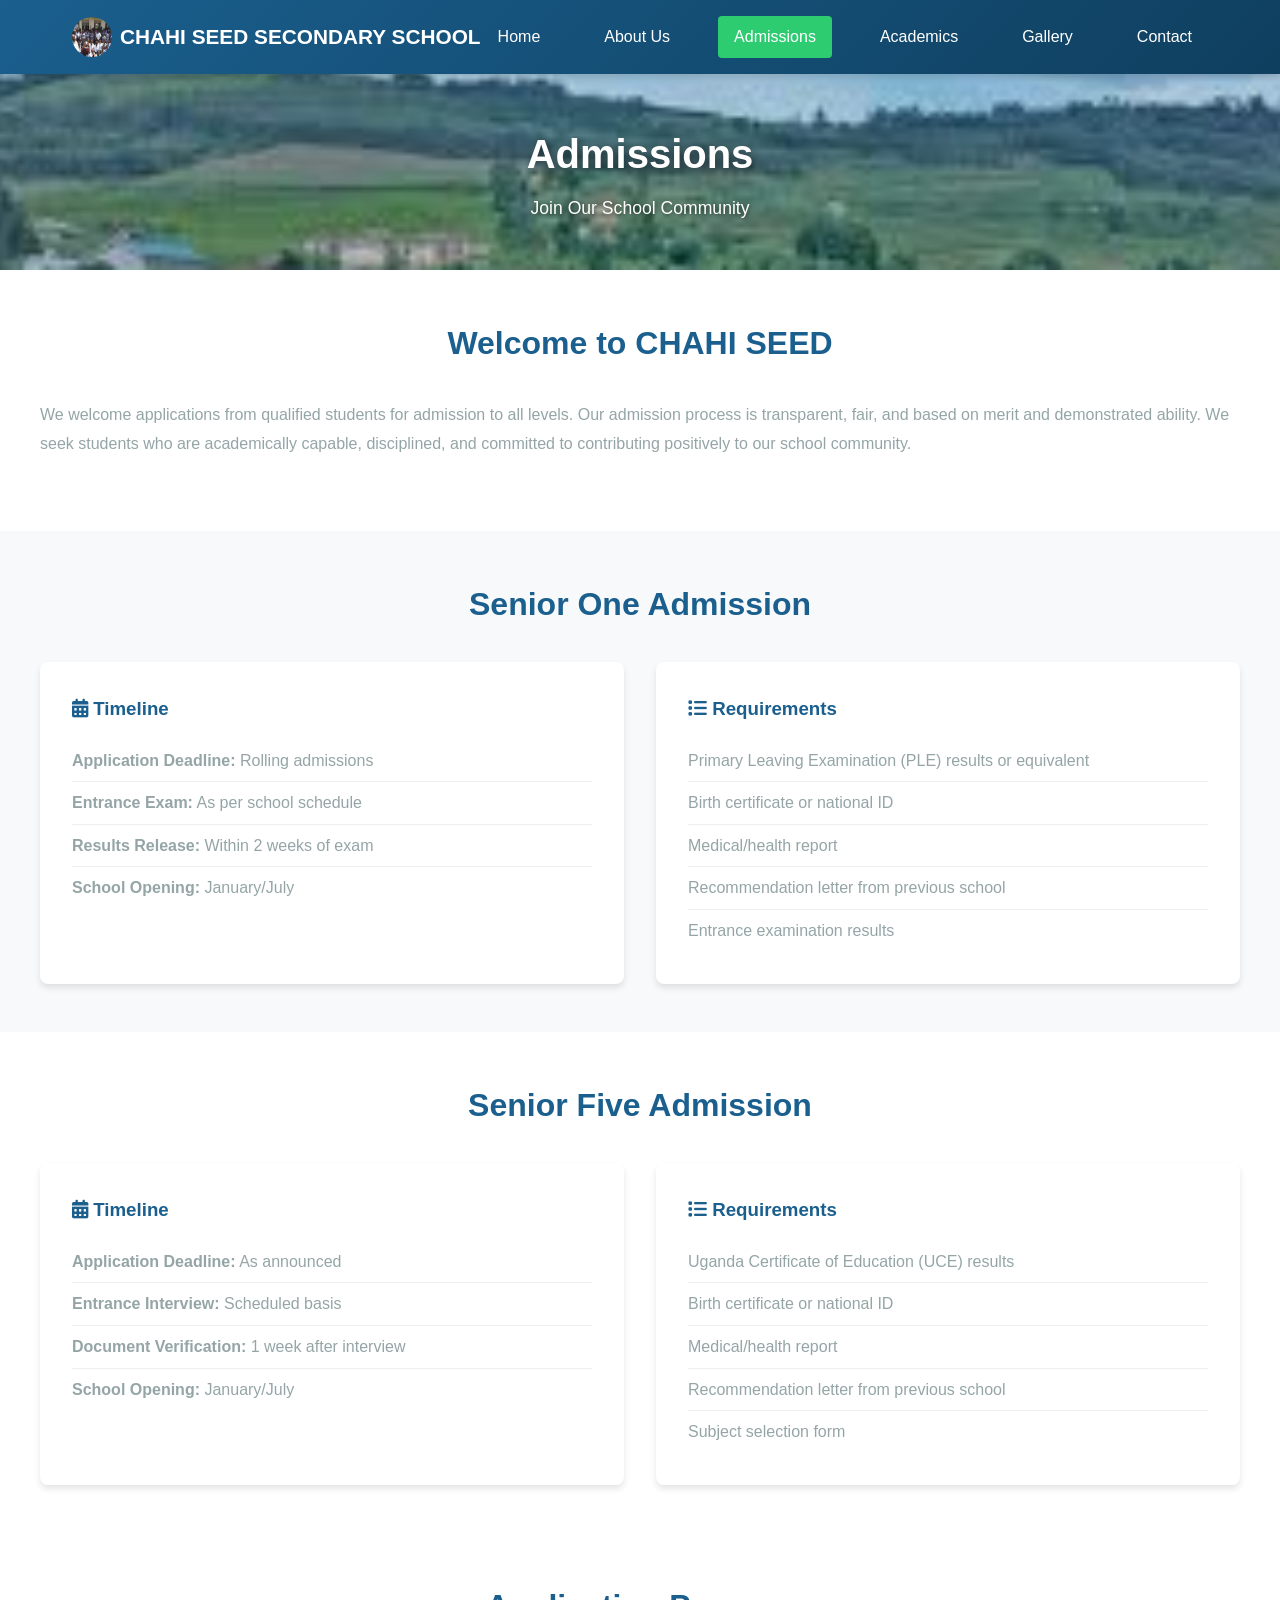
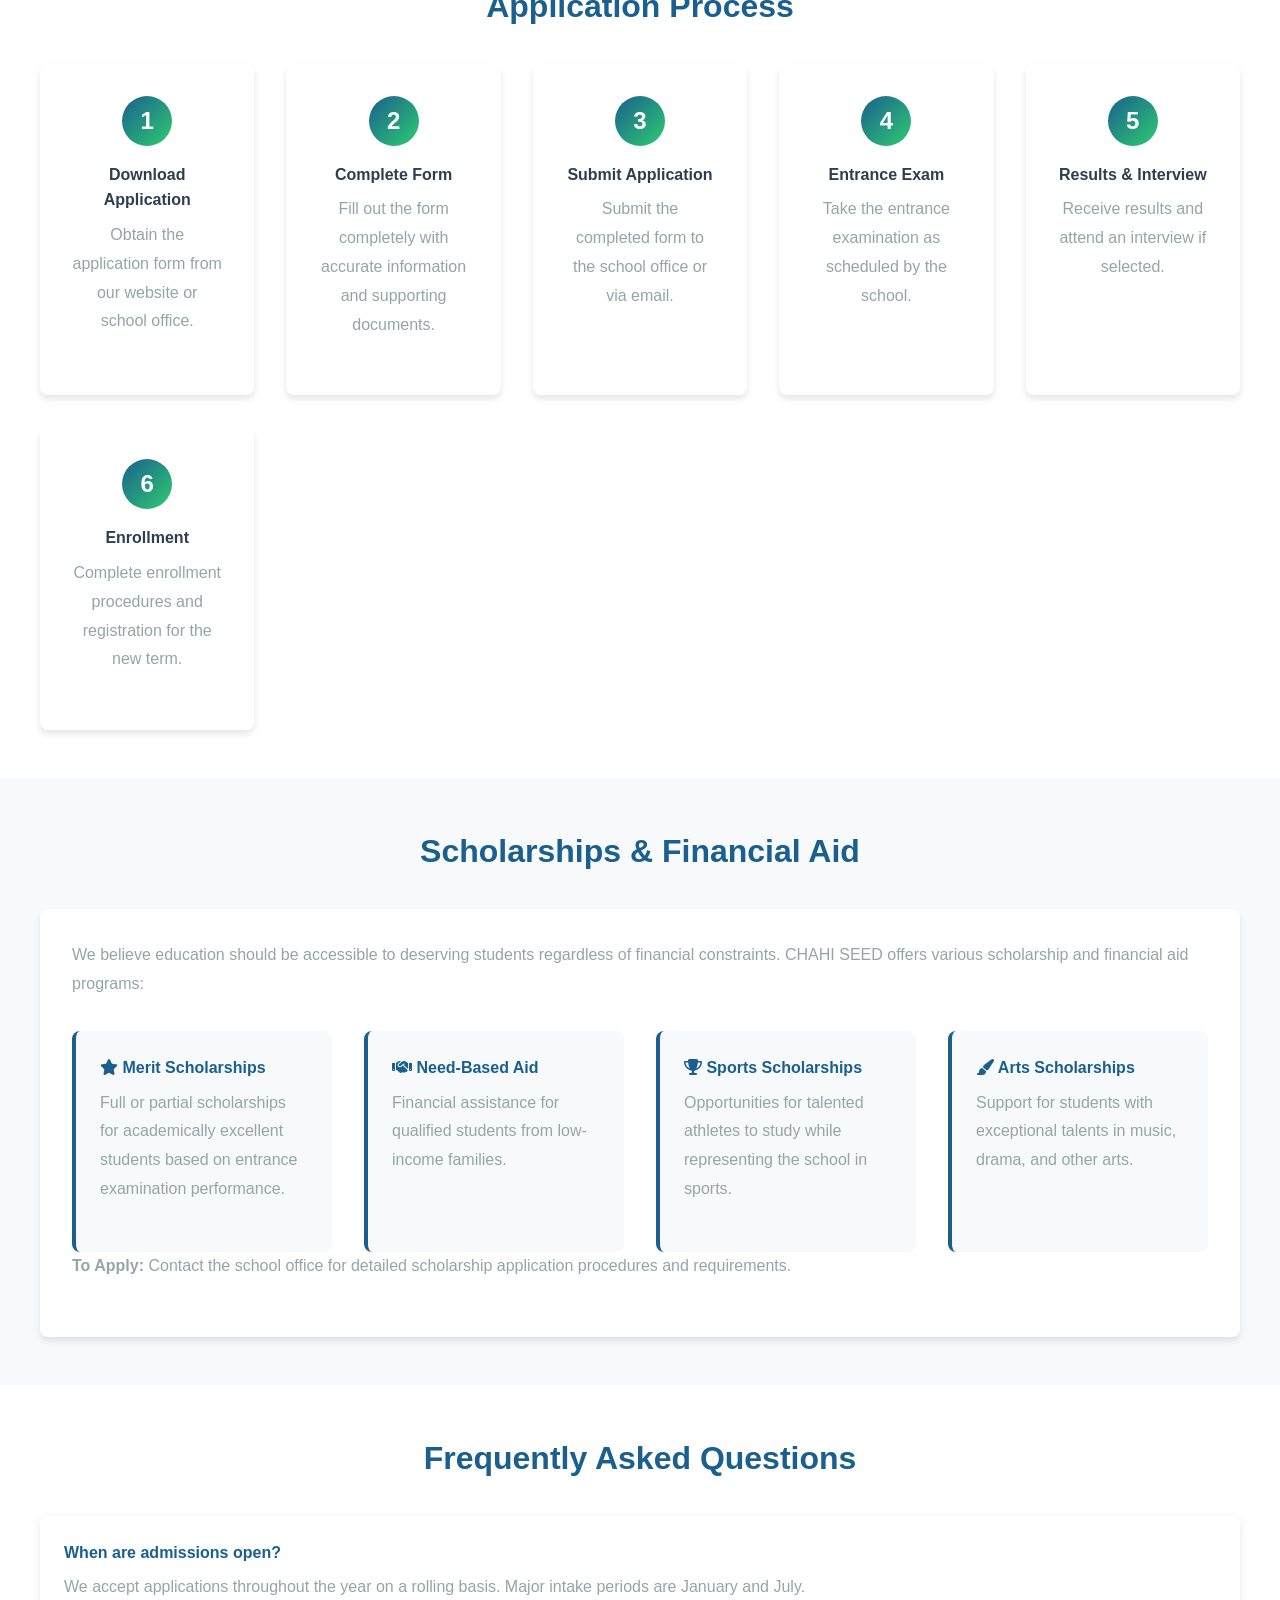
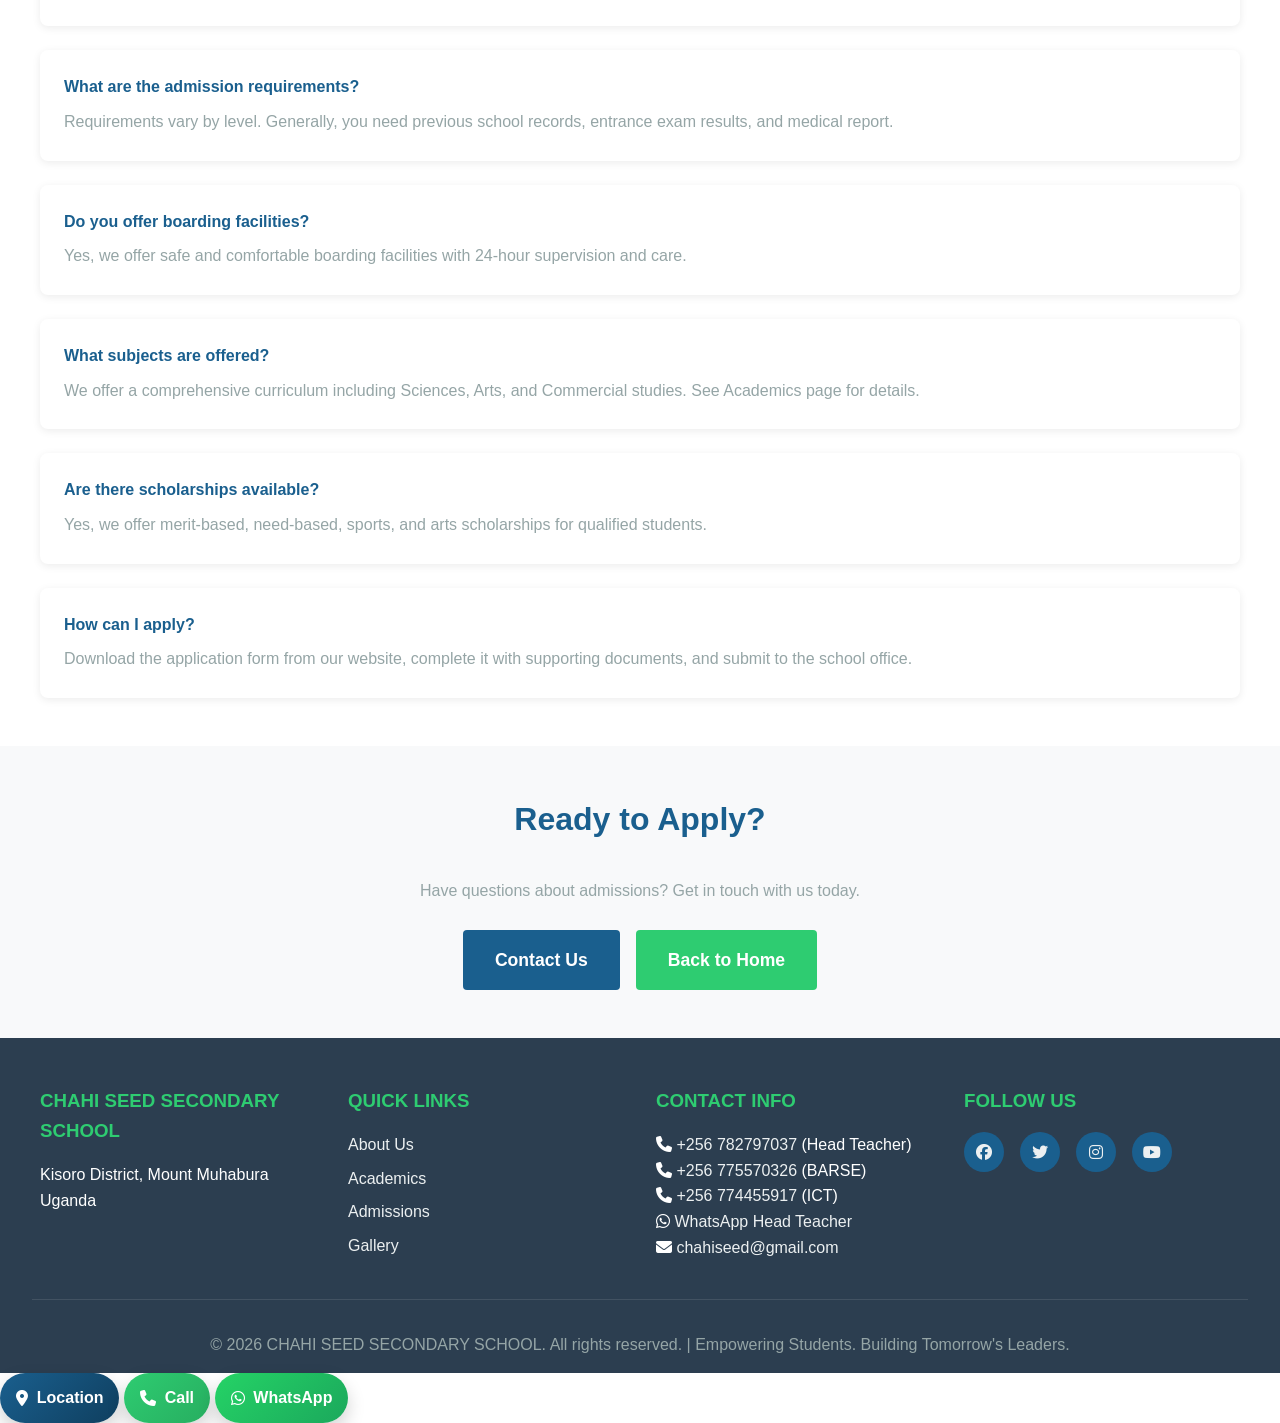
<file: admissions.html>
<!DOCTYPE html>
<html lang="en">
<head>
    <meta charset="UTF-8">
    <meta name="viewport" content="width=device-width, initial-scale=1.0">
    <title>Admissions - CHAHI SEED SECONDARY SCHOOL</title>
    <link rel="stylesheet" href="styles.css">
    <link rel="stylesheet" href="https://cdnjs.cloudflare.com/ajax/libs/font-awesome/6.4.0/css/all.min.css">
</head>
<body>
    <!-- Navigation Bar -->
    <nav class="navbar">
        <div class="nav-container">
            <div class="nav-logo">
                <img src="Rotary.jpeg" alt="CHAHI SEED" class="logo-img">
                <span>CHAHI SEED SECONDARY SCHOOL</span>
            </div>
            <div class="nav-menu">
                <a href="index.html" class="nav-link">Home</a>
                <a href="about.html" class="nav-link">About Us</a>
                <a href="admissions.html" class="nav-link active">Admissions</a>
                <a href="academics.html" class="nav-link">Academics</a>
                <a href="gallery.html" class="nav-link">Gallery</a>
                <a href="contact.html" class="nav-link">Contact</a>
            </div>
            <div class="hamburger">
                <span></span>
                <span></span>
                <span></span>
            </div>
        </div>
    </nav>

    <!-- Page Header -->
    <section class="page-header">
        <h1>Admissions</h1>
        <p>Join Our School Community</p>
    </section>

    <!-- Main Content -->
    <main class="admissions-page">
        <!-- Admission Overview -->
        <section class="section">
            <div class="container">
                <h2>Welcome to CHAHI SEED</h2>
                <p>We welcome applications from qualified students for admission to all levels. Our admission process is 
                transparent, fair, and based on merit and demonstrated ability. We seek students who are academically capable, 
                disciplined, and committed to contributing positively to our school community.</p>
            </div>
        </section>

        <!-- Senior One Admission -->
        <section class="section bg-light">
            <div class="container">
                <h2>Senior One Admission</h2>
                <div class="admission-details">
                    <div class="detail-section">
                        <h3><i class="fas fa-calendar-alt"></i> Timeline</h3>
                        <ul>
                            <li><strong>Application Deadline:</strong> Rolling admissions</li>
                            <li><strong>Entrance Exam:</strong> As per school schedule</li>
                            <li><strong>Results Release:</strong> Within 2 weeks of exam</li>
                            <li><strong>School Opening:</strong> January/July</li>
                        </ul>
                    </div>
                    <div class="detail-section">
                        <h3><i class="fas fa-list"></i> Requirements</h3>
                        <ul>
                            <li>Primary Leaving Examination (PLE) results or equivalent</li>
                            <li>Birth certificate or national ID</li>
                            <li>Medical/health report</li>
                            <li>Recommendation letter from previous school</li>
                            <li>Entrance examination results</li>
                        </ul>
                    </div>
                </div>
            </div>
        </section>

        <!-- Senior Five Admission -->
        <section class="section">
            <div class="container">
                <h2>Senior Five Admission</h2>
                <div class="admission-details">
                    <div class="detail-section">
                        <h3><i class="fas fa-calendar-alt"></i> Timeline</h3>
                        <ul>
                            <li><strong>Application Deadline:</strong> As announced</li>
                            <li><strong>Entrance Interview:</strong> Scheduled basis</li>
                            <li><strong>Document Verification:</strong> 1 week after interview</li>
                            <li><strong>School Opening:</strong> January/July</li>
                        </ul>
                    </div>
                    <div class="detail-section">
                        <h3><i class="fas fa-list"></i> Requirements</h3>
                        <ul>
                            <li>Uganda Certificate of Education (UCE) results</li>
                            <li>Birth certificate or national ID</li>
                            <li>Medical/health report</li>
                            <li>Recommendation letter from previous school</li>
                            <li>Subject selection form</li>
                        </ul>
                    </div>
                </div>
            </div>
        </section>

        <!-- Application Process -->
        <section class="section">
            <div class="container">
                <h2>Application Process</h2>
                <div class="steps">
                    <div class="step">
                        <div class="step-number">1</div>
                        <h4>Download Application</h4>
                        <p>Obtain the application form from our website or school office.</p>
                    </div>
                    <div class="step">
                        <div class="step-number">2</div>
                        <h4>Complete Form</h4>
                        <p>Fill out the form completely with accurate information and supporting documents.</p>
                    </div>
                    <div class="step">
                        <div class="step-number">3</div>
                        <h4>Submit Application</h4>
                        <p>Submit the completed form to the school office or via email.</p>
                    </div>
                    <div class="step">
                        <div class="step-number">4</div>
                        <h4>Entrance Exam</h4>
                        <p>Take the entrance examination as scheduled by the school.</p>
                    </div>
                    <div class="step">
                        <div class="step-number">5</div>
                        <h4>Results & Interview</h4>
                        <p>Receive results and attend an interview if selected.</p>
                    </div>
                    <div class="step">
                        <div class="step-number">6</div>
                        <h4>Enrollment</h4>
                        <p>Complete enrollment procedures and registration for the new term.</p>
                    </div>
                </div>
            </div>
        </section>

        <!-- Scholarship Information -->
        <section class="section bg-light">
            <div class="container">
                <h2>Scholarships & Financial Aid</h2>
                <div class="scholarship-info">
                    <p>We believe education should be accessible to deserving students regardless of financial constraints. 
                    CHAHI SEED offers various scholarship and financial aid programs:</p>
                    
                    <div class="scholarship-types">
                        <div class="scholarship-card">
                            <h4><i class="fas fa-star"></i> Merit Scholarships</h4>
                            <p>Full or partial scholarships for academically excellent students based on entrance examination performance.</p>
                        </div>
                        <div class="scholarship-card">
                            <h4><i class="fas fa-handshake"></i> Need-Based Aid</h4>
                            <p>Financial assistance for qualified students from low-income families.</p>
                        </div>
                        <div class="scholarship-card">
                            <h4><i class="fas fa-trophy"></i> Sports Scholarships</h4>
                            <p>Opportunities for talented athletes to study while representing the school in sports.</p>
                        </div>
                        <div class="scholarship-card">
                            <h4><i class="fas fa-paint-brush"></i> Arts Scholarships</h4>
                            <p>Support for students with exceptional talents in music, drama, and other arts.</p>
                        </div>
                    </div>

                    <p><strong>To Apply:</strong> Contact the school office for detailed scholarship application procedures and requirements.</p>
                </div>
            </div>
        </section>

        <!-- FAQs -->
        <section class="section">
            <div class="container">
                <h2>Frequently Asked Questions</h2>
                <div class="faqs">
                    <div class="faq-item">
                        <h4>When are admissions open?</h4>
                        <p>We accept applications throughout the year on a rolling basis. Major intake periods are January and July.</p>
                    </div>
                    <div class="faq-item">
                        <h4>What are the admission requirements?</h4>
                        <p>Requirements vary by level. Generally, you need previous school records, entrance exam results, and medical report.</p>
                    </div>
                    <div class="faq-item">
                        <h4>Do you offer boarding facilities?</h4>
                        <p>Yes, we offer safe and comfortable boarding facilities with 24-hour supervision and care.</p>
                    </div>
                    <div class="faq-item">
                        <h4>What subjects are offered?</h4>
                        <p>We offer a comprehensive curriculum including Sciences, Arts, and Commercial studies. See Academics page for details.</p>
                    </div>
                    <div class="faq-item">
                        <h4>Are there scholarships available?</h4>
                        <p>Yes, we offer merit-based, need-based, sports, and arts scholarships for qualified students.</p>
                    </div>
                    <div class="faq-item">
                        <h4>How can I apply?</h4>
                        <p>Download the application form from our website, complete it with supporting documents, and submit to the school office.</p>
                    </div>
                </div>
            </div>
        </section>

        <!-- Contact Section -->
        <section class="section bg-light">
            <div class="container text-center">
                <h2>Ready to Apply?</h2>
                <p>Have questions about admissions? Get in touch with us today.</p>
                <div class="cta-buttons">
                    <a href="contact.html" class="btn btn-primary btn-large">Contact Us</a>
                    <a href="index.html" class="btn btn-secondary btn-large">Back to Home</a>
                </div>
            </div>
        </section>
    </main>

    <!-- Footer -->
    <footer class="footer">
        <div class="footer-container">
            <div class="footer-section">
                <h3>CHAHI SEED SECONDARY SCHOOL</h3>
                <p>Kisoro District, Mount Muhabura</p>
                <p>Uganda</p>
            </div>
            <div class="footer-section">
                <h3>QUICK LINKS</h3>
                <ul>
                    <li><a href="about.html">About Us</a></li>
                    <li><a href="academics.html">Academics</a></li>
                    <li><a href="admissions.html">Admissions</a></li>
                    <li><a href="gallery.html">Gallery</a></li>
                </ul>
            </div>
            <div class="footer-section">
                <h3>CONTACT INFO</h3>
                <p><i class="fas fa-phone"></i> <a href="tel:+256782797037">+256 782797037</a> (Head Teacher)</p>
                <p><i class="fas fa-phone"></i> <a href="tel:+256775570326">+256 775570326</a> (BARSE)</p>
                <p><i class="fas fa-phone"></i> <a href="tel:+256774455917">+256 774455917</a> (ICT)</p>
                <p><i class="fab fa-whatsapp"></i> <a href="https://wa.me/256782797037" target="_blank" rel="noopener noreferrer">WhatsApp Head Teacher</a></p>
                <p><i class="fas fa-envelope"></i> <a href="mailto:chahiseed@gmail.com">chahiseed@gmail.com</a></p>
            </div>
            <div class="footer-section">
                <h3>FOLLOW US</h3>
                <div class="social-links">
                    <a href="#" class="social-link"><i class="fab fa-facebook"></i></a>
                    <a href="#" class="social-link"><i class="fab fa-twitter"></i></a>
                    <a href="#" class="social-link"><i class="fab fa-instagram"></i></a>
                    <a href="#" class="social-link"><i class="fab fa-youtube"></i></a>
                </div>
            </div>
        </div>
        <div class="footer-bottom">
            <p>&copy; 2026 CHAHI SEED SECONDARY SCHOOL. All rights reserved. | Empowering Students. Building Tomorrow's Leaders.</p>
        </div>
    </footer>

    <script src="script.js"></script>
</body>
</html>
</file>
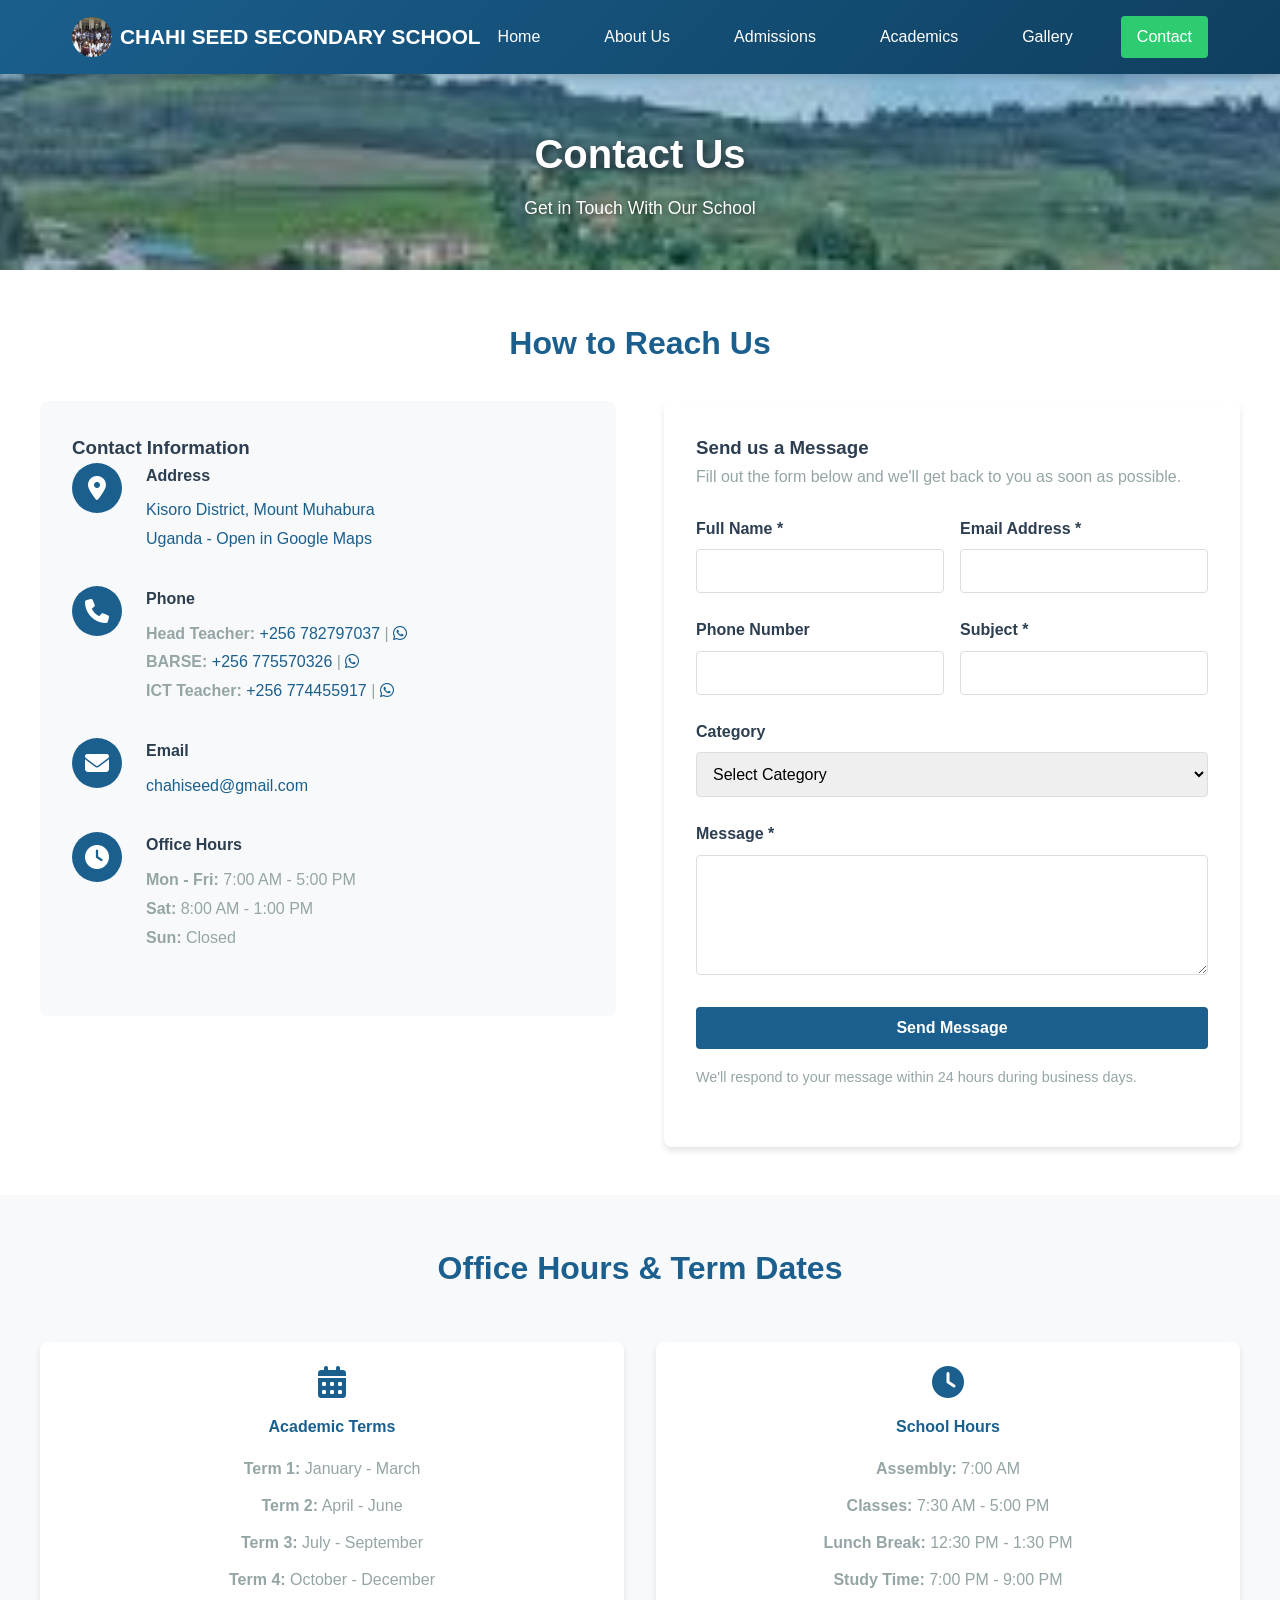
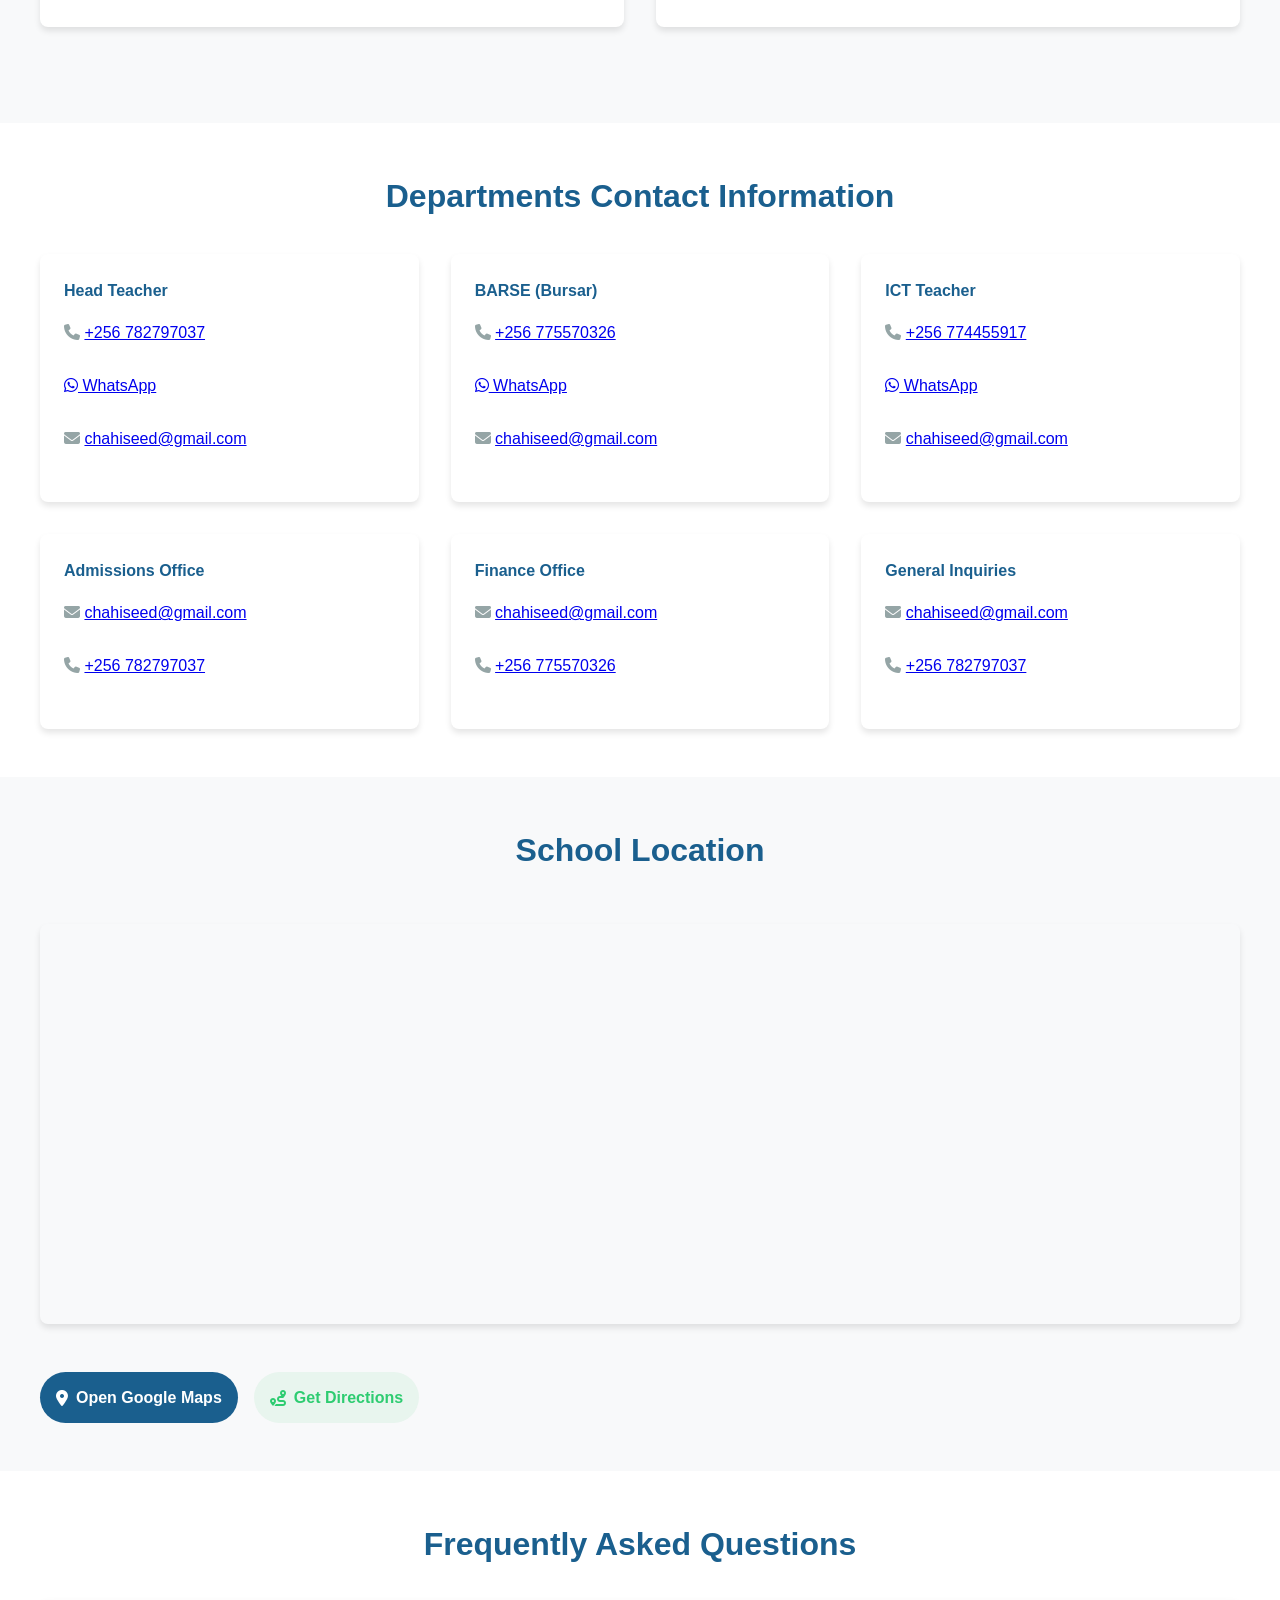
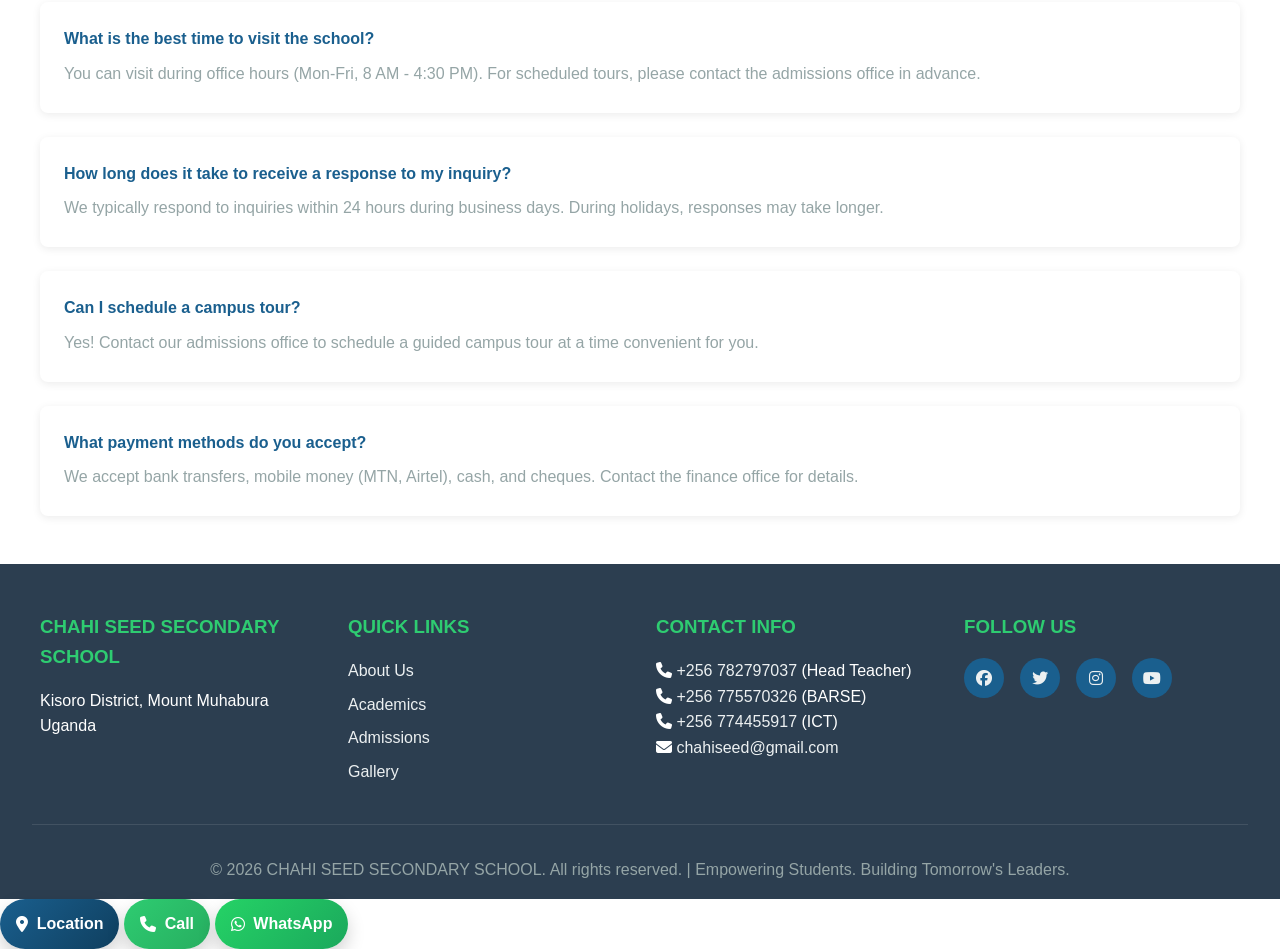
<file: contact.html>
<!DOCTYPE html>
<html lang="en">
<head>
    <meta charset="UTF-8">
    <meta name="viewport" content="width=device-width, initial-scale=1.0">
    <title>Contact Us - CHAHI SEED SECONDARY SCHOOL</title>
    <link rel="stylesheet" href="styles.css">
    <link rel="stylesheet" href="https://cdnjs.cloudflare.com/ajax/libs/font-awesome/6.4.0/css/all.min.css">
    <style>
        .contact-container {
            display: grid;
            grid-template-columns: 1fr 1fr;
            gap: 3rem;
            align-items: start;
        }

        .contact-info {
            background: #f8f9fa;
            padding: 2rem;
            border-radius: 8px;
        }

        .contact-item {
            margin-bottom: 2rem;
            display: flex;
            gap: 1.5rem;
        }

        .contact-icon {
            width: 50px;
            height: 50px;
            background: var(--primary-color);
            border-radius: 50%;
            display: flex;
            align-items: center;
            justify-content: center;
            color: white;
            font-size: 1.5rem;
            flex-shrink: 0;
        }

        .contact-content h4 {
            margin-bottom: 0.5rem;
            color: var(--dark-color);
        }

        .contact-content p {
            margin: 0;
            color: var(--gray-color);
        }

        .contact-form {
            background: white;
            padding: 2rem;
            border-radius: 8px;
            box-shadow: var(--shadow);
        }

        .form-group {
            margin-bottom: 1.5rem;
        }

        .form-group label {
            display: block;
            margin-bottom: 0.5rem;
            font-weight: 600;
            color: var(--dark-color);
        }

        .form-group input,
        .form-group textarea,
        .form-group select {
            width: 100%;
            padding: 0.75rem;
            border: 1px solid #ddd;
            border-radius: 4px;
            font-family: inherit;
            font-size: 1rem;
        }

        .form-group textarea {
            resize: vertical;
            min-height: 120px;
        }

        .form-group input:focus,
        .form-group textarea:focus,
        .form-group select:focus {
            outline: none;
            border-color: var(--primary-color);
            box-shadow: 0 0 0 3px rgba(26, 95, 142, 0.1);
        }

        .form-row {
            display: grid;
            grid-template-columns: 1fr 1fr;
            gap: 1rem;
        }

        .form-row .form-group {
            margin-bottom: 1.5rem;
        }

        .submit-btn {
            width: 100%;
            padding: 0.75rem;
            background: var(--primary-color);
            color: white;
            border: none;
            border-radius: 4px;
            font-size: 1rem;
            font-weight: 600;
            cursor: pointer;
            transition: var(--transition);
        }

        .submit-btn:hover {
            background: #0f3f5f;
            transform: translateY(-2px);
        }

        .map-container {
            margin: 3rem 0;
            border-radius: 8px;
            overflow: hidden;
            box-shadow: var(--shadow);
            height: 400px;
        }

        .office-hours {
            display: grid;
            grid-template-columns: repeat(auto-fit, minmax(250px, 1fr));
            gap: 2rem;
            margin: 3rem 0;
        }

        .hours-card {
            background: white;
            padding: 1.5rem;
            border-radius: 8px;
            box-shadow: var(--shadow);
            text-align: center;
        }

        .hours-card h4 {
            color: var(--primary-color);
            margin-bottom: 1rem;
        }

        .hours-card p {
            margin: 0.5rem 0;
            color: var(--gray-color);
        }

        .contact-content a {
            color: var(--primary-color);
            text-decoration: none;
            transition: var(--transition);
            font-weight: 500;
        }

        .contact-content a:hover {
            color: var(--secondary-color);
            text-decoration: underline;
        }

        .contact-content a i {
            margin-right: 0.3rem;
        }

        .contact-content a[href*="whatsapp"] {
            color: #25D366;
            display: inline-block;
            margin-left: 0.5rem;
        }

        .contact-content a[href*="whatsapp"]:hover {
            color: #1ba85c;
        }

        .map-actions {
            display: flex;
            gap: 1rem;
            flex-wrap: wrap;
            margin-top: 1rem;
        }

        .map-link {
            display: inline-flex;
            align-items: center;
            gap: 0.5rem;
            padding: 0.8rem 1rem;
            border-radius: 999px;
            text-decoration: none;
            font-weight: 700;
            transition: var(--transition);
        }

        .map-link:hover {
            transform: translateY(-2px);
        }

        .map-link.primary {
            background: var(--primary-color);
            color: white;
        }

        .map-link.secondary {
            background: #e8f5ee;
            color: var(--secondary-color);
        }

        @media (max-width: 768px) {
            .contact-container {
                grid-template-columns: 1fr;
            }

            .form-row {
                grid-template-columns: 1fr;
            }

            .map-container {
                height: 300px;
            }
        }
    </style>
</head>
<body>
    <!-- Navigation Bar -->
    <nav class="navbar">
        <div class="nav-container">
            <div class="nav-logo">
                <img src="Rotary.jpeg" alt="CHAHI SEED" class="logo-img">
                <span>CHAHI SEED SECONDARY SCHOOL</span>
            </div>
            <div class="nav-menu">
                <a href="index.html" class="nav-link">Home</a>
                <a href="about.html" class="nav-link">About Us</a>
                <a href="admissions.html" class="nav-link">Admissions</a>
                <a href="academics.html" class="nav-link">Academics</a>
                <a href="gallery.html" class="nav-link">Gallery</a>
                <a href="contact.html" class="nav-link active">Contact</a>
            </div>
            <div class="hamburger">
                <span></span>
                <span></span>
                <span></span>
            </div>
        </div>
    </nav>

    <!-- Page Header -->
    <section class="page-header">
        <h1>Contact Us</h1>
        <p>Get in Touch With Our School</p>
    </section>

    <!-- Main Content -->
    <main class="contact-page">
        <section class="section">
            <div class="container">
                <h2>How to Reach Us</h2>
                <div class="contact-container">
                    <!-- Contact Information -->
                    <div class="contact-info">
                        <h3>Contact Information</h3>

                        <div class="contact-item">
                            <div class="contact-icon">
                                <i class="fas fa-map-marker-alt"></i>
                            </div>
                            <div class="contact-content">
                                <h4>Address</h4>
                                <p><a href="https://www.google.com/maps/search/?api=1&query=Kisoro+District+Mount+Muhabura+Uganda" target="_blank" rel="noopener noreferrer">Kisoro District, Mount Muhabura</a></p>
                                <p><a href="https://www.google.com/maps/search/?api=1&query=Kisoro+District+Mount+Muhabura+Uganda" target="_blank" rel="noopener noreferrer">Uganda - Open in Google Maps</a></p>
                            </div>
                        </div>

                        <div class="contact-item">
                            <div class="contact-icon">
                                <i class="fas fa-phone"></i>
                            </div>
                            <div class="contact-content">
                                <h4>Phone</h4>
                                <p><strong>Head Teacher:</strong> <a href="tel:+256782797037">+256 782797037</a> | <a href="https://wa.me/256782797037" target="_blank" title="WhatsApp"><i class="fab fa-whatsapp"></i></a></p>
                                <p><strong>BARSE:</strong> <a href="tel:+256775570326">+256 775570326</a> | <a href="https://wa.me/256775570326" target="_blank" title="WhatsApp"><i class="fab fa-whatsapp"></i></a></p>
                                <p><strong>ICT Teacher:</strong> <a href="tel:+256774455917">+256 774455917</a> | <a href="https://wa.me/256774455917" target="_blank" title="WhatsApp"><i class="fab fa-whatsapp"></i></a></p>
                            </div>
                        </div>

                        <div class="contact-item">
                            <div class="contact-icon">
                                <i class="fas fa-envelope"></i>
                            </div>
                            <div class="contact-content">
                                <h4>Email</h4>
                                <p><a href="mailto:chahiseed@gmail.com">chahiseed@gmail.com</a></p>
                            </div>
                        </div>

                        <div class="contact-item">
                            <div class="contact-icon">
                                <i class="fas fa-clock"></i>
                            </div>
                            <div class="contact-content">
                                <h4>Office Hours</h4>
                                <p><strong>Mon - Fri:</strong> 7:00 AM - 5:00 PM</p>
                                <p><strong>Sat:</strong> 8:00 AM - 1:00 PM</p>
                                <p><strong>Sun:</strong> Closed</p>
                            </div>
                        </div>
                    </div>

                    <!-- Contact Form -->
                    <div class="contact-form">
                        <h3>Send us a Message</h3>
                        <p>Fill out the form below and we'll get back to you as soon as possible.</p>

                        <form id="contactForm">
                            <div class="form-row">
                                <div class="form-group">
                                    <label for="name">Full Name *</label>
                                    <input type="text" id="name" name="name" required>
                                </div>
                                <div class="form-group">
                                    <label for="email">Email Address *</label>
                                    <input type="email" id="email" name="email" required>
                                </div>
                            </div>

                            <div class="form-row">
                                <div class="form-group">
                                    <label for="phone">Phone Number</label>
                                    <input type="tel" id="phone" name="phone">
                                </div>
                                <div class="form-group">
                                    <label for="subject">Subject *</label>
                                    <input type="text" id="subject" name="subject" required>
                                </div>
                            </div>

                            <div class="form-group">
                                <label for="category">Category</label>
                                <select id="category" name="category">
                                    <option value="">Select Category</option>
                                    <option value="admissions">Admissions Inquiry</option>
                                    <option value="academics">Academic Question</option>
                                    <option value="fees">Fees & Finance</option>
                                    <option value="facilities">Facilities</option>
                                    <option value="general">General Inquiry</option>
                                    <option value="complaint">Complaint</option>
                                </select>
                            </div>

                            <div class="form-group">
                                <label for="message">Message *</label>
                                <textarea id="message" name="message" required></textarea>
                            </div>

                            <button type="submit" class="submit-btn">Send Message</button>
                            <p style="margin-top: 1rem; font-size: 0.9rem; color: var(--gray-color);">
                                We'll respond to your message within 24 hours during business days.
                            </p>
                        </form>
                    </div>
                </div>
            </div>
        </section>

        <!-- Office Hours -->
        <section class="section bg-light">
            <div class="container">
                <h2>Office Hours & Term Dates</h2>
                <div class="office-hours">
                    <div class="hours-card">
                        <i class="fas fa-calendar-alt" style="font-size: 2rem; color: var(--primary-color); margin-bottom: 1rem;"></i>
                        <h4>Academic Terms</h4>
                        <p><strong>Term 1:</strong> January - March</p>
                        <p><strong>Term 2:</strong> April - June</p>
                        <p><strong>Term 3:</strong> July - September</p>
                        <p><strong>Term 4:</strong> October - December</p>
                    </div>

                    <div class="hours-card">
                        <i class="fas fa-clock" style="font-size: 2rem; color: var(--primary-color); margin-bottom: 1rem;"></i>
                        <h4>School Hours</h4>
                        <p><strong>Assembly:</strong> 7:00 AM</p>
                        <p><strong>Classes:</strong> 7:30 AM - 5:00 PM</p>
                        <p><strong>Lunch Break:</strong> 12:30 PM - 1:30 PM</p>
                        <p><strong>Study Time:</strong> 7:00 PM - 9:00 PM</p>
                    </div>
                </div>
            </div>
        </section>

        <!-- Departments Contact Info -->
        <section class="section">
            <div class="container">
                <h2>Departments Contact Information</h2>
                <div class="departments-grid" style="display: grid; grid-template-columns: repeat(auto-fit, minmax(280px, 1fr)); gap: 2rem;">
                    <div style="background: white; padding: 1.5rem; border-radius: 8px; box-shadow: var(--shadow);">
                        <h4 style="color: var(--primary-color); margin-bottom: 1rem;">Head Teacher</h4>
                        <p><i class="fas fa-phone"></i> <a href="tel:+256782797037">+256 782797037</a></p>
                        <p><a href="https://wa.me/256782797037" target="_blank"><i class="fab fa-whatsapp"></i> WhatsApp</a></p>
                        <p><i class="fas fa-envelope"></i> <a href="mailto:chahiseed@gmail.com">chahiseed@gmail.com</a></p>
                    </div>

                    <div style="background: white; padding: 1.5rem; border-radius: 8px; box-shadow: var(--shadow);">
                        <h4 style="color: var(--primary-color); margin-bottom: 1rem;">BARSE (Bursar)</h4>
                        <p><i class="fas fa-phone"></i> <a href="tel:+256775570326">+256 775570326</a></p>
                        <p><a href="https://wa.me/256775570326" target="_blank"><i class="fab fa-whatsapp"></i> WhatsApp</a></p>
                        <p><i class="fas fa-envelope"></i> <a href="mailto:chahiseed@gmail.com">chahiseed@gmail.com</a></p>
                    </div>

                    <div style="background: white; padding: 1.5rem; border-radius: 8px; box-shadow: var(--shadow);">
                        <h4 style="color: var(--primary-color); margin-bottom: 1rem;">ICT Teacher</h4>
                        <p><i class="fas fa-phone"></i> <a href="tel:+256774455917">+256 774455917</a></p>
                        <p><a href="https://wa.me/256774455917" target="_blank"><i class="fab fa-whatsapp"></i> WhatsApp</a></p>
                        <p><i class="fas fa-envelope"></i> <a href="mailto:chahiseed@gmail.com">chahiseed@gmail.com</a></p>
                    </div>

                    <div style="background: white; padding: 1.5rem; border-radius: 8px; box-shadow: var(--shadow);">
                        <h4 style="color: var(--primary-color); margin-bottom: 1rem;">Admissions Office</h4>
                        <p><i class="fas fa-envelope"></i> <a href="mailto:chahiseed@gmail.com">chahiseed@gmail.com</a></p>
                        <p><i class="fas fa-phone"></i> <a href="tel:+256782797037">+256 782797037</a></p>
                    </div>

                    <div style="background: white; padding: 1.5rem; border-radius: 8px; box-shadow: var(--shadow);">
                        <h4 style="color: var(--primary-color); margin-bottom: 1rem;">Finance Office</h4>
                        <p><i class="fas fa-envelope"></i> <a href="mailto:chahiseed@gmail.com">chahiseed@gmail.com</a></p>
                        <p><i class="fas fa-phone"></i> <a href="tel:+256775570326">+256 775570326</a></p>
                    </div>

                    <div style="background: white; padding: 1.5rem; border-radius: 8px; box-shadow: var(--shadow);">
                        <h4 style="color: var(--primary-color); margin-bottom: 1rem;">General Inquiries</h4>
                        <p><i class="fas fa-envelope"></i> <a href="mailto:chahiseed@gmail.com">chahiseed@gmail.com</a></p>
                        <p><i class="fas fa-phone"></i> <a href="tel:+256782797037">+256 782797037</a></p>
                    </div>
                </div>
            </div>
        </section>

        <!-- Map Section -->
        <section class="section bg-light">
            <div class="container">
                <h2>School Location</h2>
                <div class="map-container">
                    <iframe src="https://www.google.com/maps/embed?pb=!1m18!1m12!1m3!1d3989.821169948835!2d29.609329!3d-1.267223!2m3!1f0!2f0!3f0!3m2!1i1024!2i768!4f13.1!3m3!1m2!1s0x19d8d8d8d8d8d8d9%3A0x0!2sKisoro%2C%20Uganda!5e0!3m2!1sen!2sug!4v1234567890"
                            width="100%" height="100%" style="border:0;" allowfullscreen="" loading="lazy" 
                            referrerpolicy="no-referrer-when-downgrade"></iframe>
                </div>
                <div class="map-actions">
                    <a class="map-link primary" href="https://www.google.com/maps/search/?api=1&query=Kisoro+District+Mount+Muhabura+Uganda" target="_blank" rel="noopener noreferrer">
                        <i class="fas fa-location-dot"></i>
                        Open Google Maps
                    </a>
                    <a class="map-link secondary" href="https://www.google.com/maps/dir/?api=1&destination=Kisoro+District+Mount+Muhabura+Uganda" target="_blank" rel="noopener noreferrer">
                        <i class="fas fa-route"></i>
                        Get Directions
                    </a>
                </div>
            </div>
        </section>

        <!-- FAQ Section -->
        <section class="section">
            <div class="container">
                <h2>Frequently Asked Questions</h2>
                <div class="faqs">
                    <div class="faq-item">
                        <h4>What is the best time to visit the school?</h4>
                        <p>You can visit during office hours (Mon-Fri, 8 AM - 4:30 PM). For scheduled tours, please contact the admissions office in advance.</p>
                    </div>
                    <div class="faq-item">
                        <h4>How long does it take to receive a response to my inquiry?</h4>
                        <p>We typically respond to inquiries within 24 hours during business days. During holidays, responses may take longer.</p>
                    </div>
                    <div class="faq-item">
                        <h4>Can I schedule a campus tour?</h4>
                        <p>Yes! Contact our admissions office to schedule a guided campus tour at a time convenient for you.</p>
                    </div>
                    <div class="faq-item">
                        <h4>What payment methods do you accept?</h4>
                        <p>We accept bank transfers, mobile money (MTN, Airtel), cash, and cheques. Contact the finance office for details.</p>
                    </div>
                </div>
            </div>
        </section>
    </main>

    <!-- Footer -->
    <footer class="footer">
        <div class="footer-container">
            <div class="footer-section">
                <h3>CHAHI SEED SECONDARY SCHOOL</h3>
                <p>Kisoro District, Mount Muhabura</p>
                <p>Uganda</p>
            </div>
            <div class="footer-section">
                <h3>QUICK LINKS</h3>
                <ul>
                    <li><a href="about.html">About Us</a></li>
                    <li><a href="academics.html">Academics</a></li>
                    <li><a href="admissions.html">Admissions</a></li>
                    <li><a href="gallery.html">Gallery</a></li>
                </ul>
            </div>
            <div class="footer-section">
                <h3>CONTACT INFO</h3>
                <p><i class="fas fa-phone"></i> <a href="tel:+256782797037" style="color: var(--light-color);">+256 782797037</a> (Head Teacher)</p>
                <p><i class="fas fa-phone"></i> <a href="tel:+256775570326" style="color: var(--light-color);">+256 775570326</a> (BARSE)</p>
                <p><i class="fas fa-phone"></i> <a href="tel:+256774455917" style="color: var(--light-color);">+256 774455917</a> (ICT)</p>
                <p><i class="fas fa-envelope"></i> <a href="mailto:chahiseed@gmail.com">chahiseed@gmail.com</a></p>
            </div>
            <div class="footer-section">
                <h3>FOLLOW US</h3>
                <div class="social-links">
                    <a href="#" class="social-link"><i class="fab fa-facebook"></i></a>
                    <a href="#" class="social-link"><i class="fab fa-twitter"></i></a>
                    <a href="#" class="social-link"><i class="fab fa-instagram"></i></a>
                    <a href="#" class="social-link"><i class="fab fa-youtube"></i></a>
                </div>
            </div>
        </div>
        <div class="footer-bottom">
            <p>&copy; 2026 CHAHI SEED SECONDARY SCHOOL. All rights reserved. | Empowering Students. Building Tomorrow's Leaders.</p>
        </div>
    </footer>

    <script>
        async function handleSubmit(event) {
            event.preventDefault();

            const form = document.getElementById('contactForm');
            const formData = new FormData(form);

            try {
                const response = await fetch('php/contact_submit.php', {
                    method: 'POST',
                    body: formData
                });

                const result = await response.json();

                if (!response.ok || !result.success) {
                    alert(result.message || 'Unable to send your message right now.');
                    return;
                }

                alert(result.message || 'Thank you for your message! We will get back to you soon.');
                form.reset();
            } catch (error) {
                alert('Unable to connect to the server. Please try again later.');
            }
        }

        document.getElementById('contactForm').addEventListener('submit', handleSubmit);
    </script>
    <script src="script.js"></script>
</body>
</html>
</file>
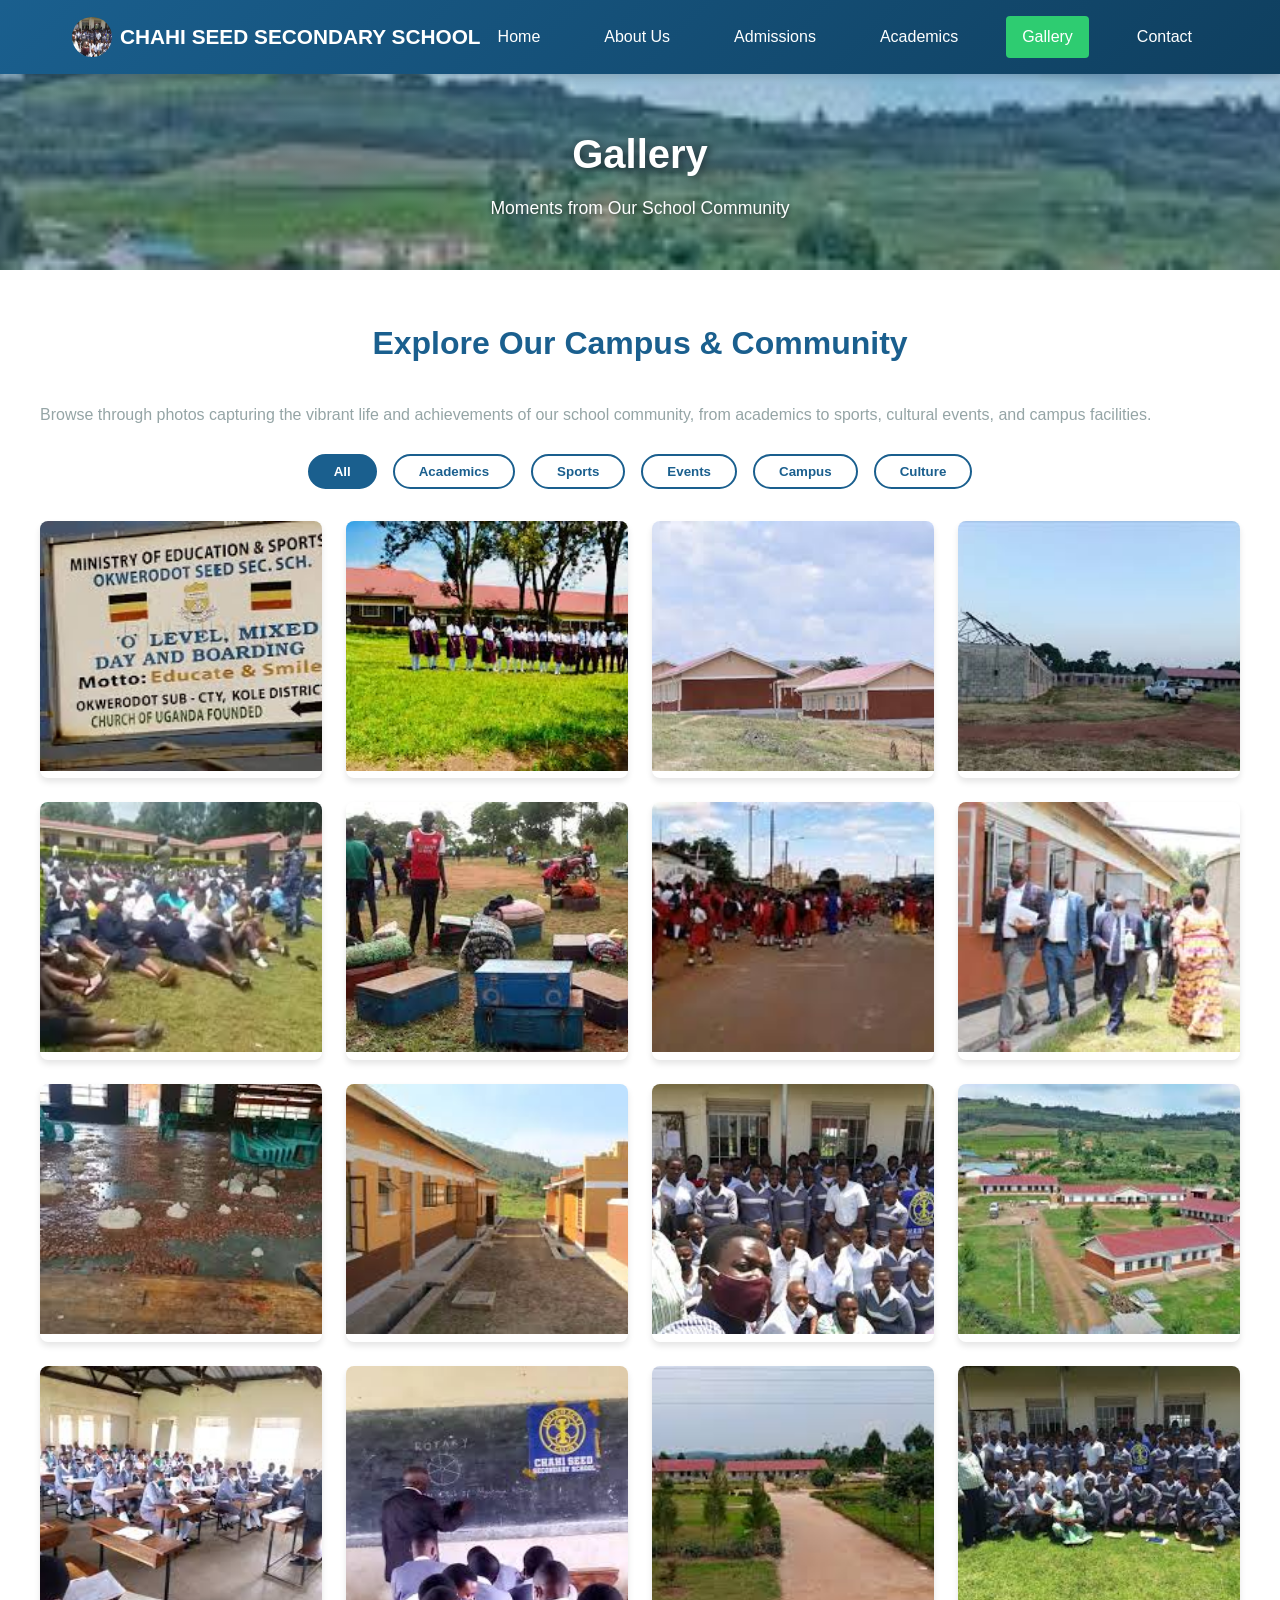
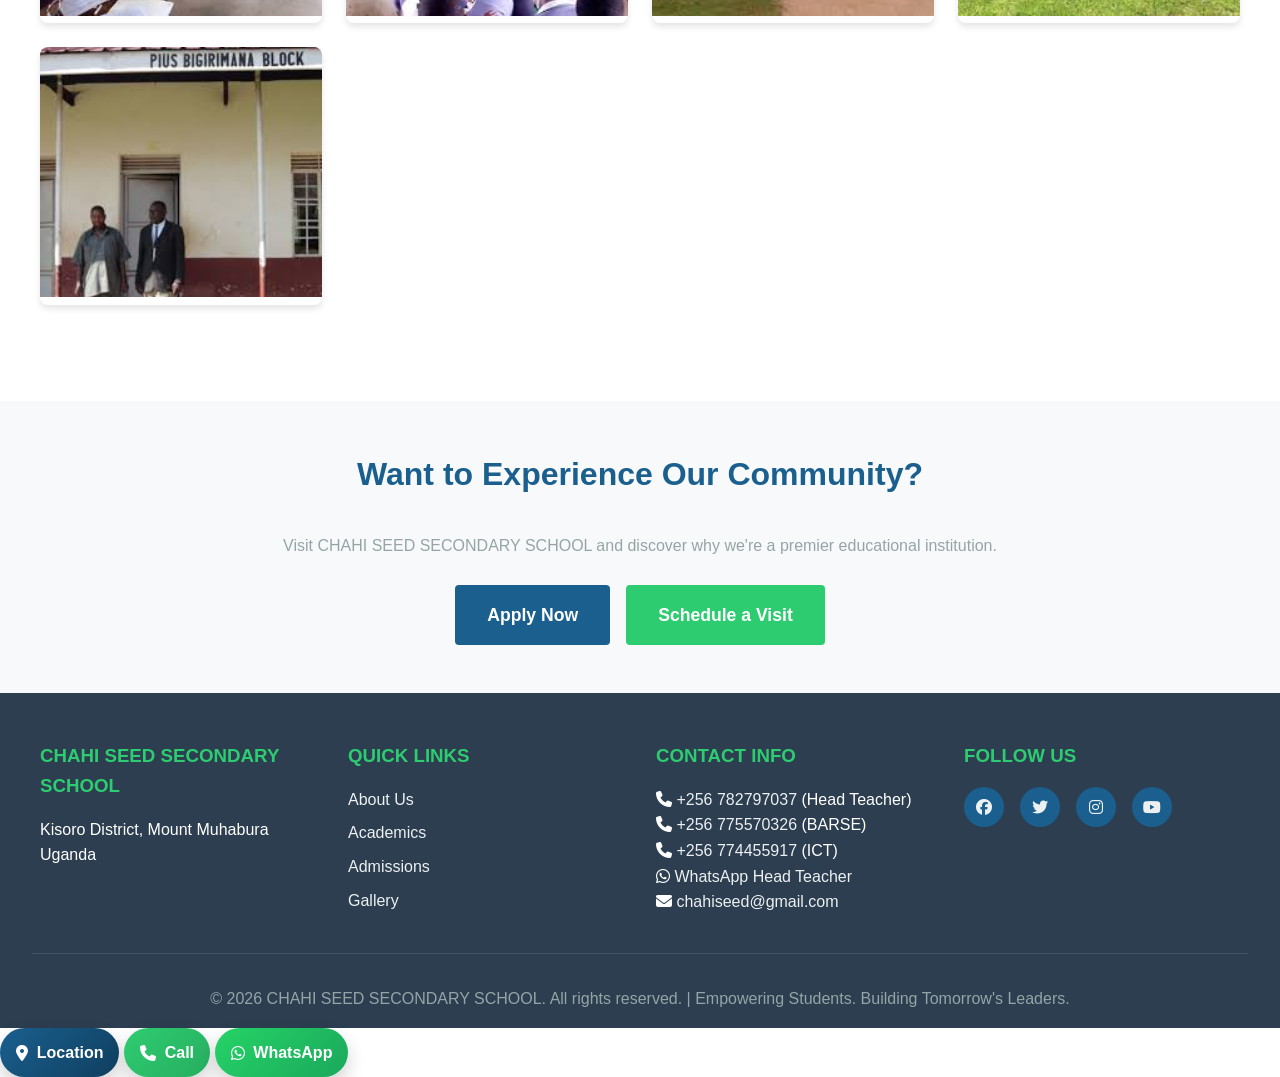
<file: gallery.html>
<!DOCTYPE html>
<html lang="en">
<head>
    <meta charset="UTF-8">
    <meta name="viewport" content="width=device-width, initial-scale=1.0">
    <title>Gallery - CHAHI SEED SECONDARY SCHOOL</title>
    <link rel="stylesheet" href="styles.css">
    <link rel="stylesheet" href="https://cdnjs.cloudflare.com/ajax/libs/font-awesome/6.4.0/css/all.min.css">
    <style>
        .gallery-filter {
            display: flex;
            justify-content: center;
            gap: 1rem;
            margin-bottom: 2rem;
            flex-wrap: wrap;
        }

        .filter-btn {
            padding: 0.5rem 1.5rem;
            border: 2px solid var(--primary-color);
            background: transparent;
            color: var(--primary-color);
            border-radius: 20px;
            cursor: pointer;
            transition: var(--transition);
            font-weight: 600;
        }

        .filter-btn:hover,
        .filter-btn.active {
            background: var(--primary-color);
            color: white;
        }

        .gallery-grid {
            display: grid;
            grid-template-columns: repeat(auto-fit, minmax(250px, 1fr));
            gap: 1.5rem;
            margin-bottom: 3rem;
        }

        .gallery-item {
            position: relative;
            overflow: hidden;
            border-radius: 8px;
            box-shadow: var(--shadow);
            cursor: pointer;
            transition: var(--transition);
        }

        .gallery-item:hover {
            transform: translateY(-5px);
            box-shadow: 0 8px 15px rgba(0, 0, 0, 0.2);
        }

        .gallery-img {
            width: 100%;
            height: 250px;
            object-fit: cover;
            transition: var(--transition);
        }

        .gallery-item:hover .gallery-img {
            transform: scale(1.1);
        }

        .gallery-overlay {
            position: absolute;
            top: 0;
            left: 0;
            width: 100%;
            height: 100%;
            background: rgba(26, 95, 142, 0.8);
            display: flex;
            align-items: center;
            justify-content: center;
            opacity: 0;
            transition: var(--transition);
        }

        .gallery-item:hover .gallery-overlay {
            opacity: 1;
        }

        .gallery-icon {
            color: white;
            font-size: 2rem;
        }

        .gallery-caption {
            position: absolute;
            bottom: 0;
            left: 0;
            right: 0;
            background: rgba(0, 0, 0, 0.8);
            color: white;
            padding: 1rem;
            transform: translateY(100%);
            transition: var(--transition);
        }

        .gallery-item:hover .gallery-caption {
            transform: translateY(0);
        }
    </style>
</head>
<body>
    <!-- Navigation Bar -->
    <nav class="navbar">
        <div class="nav-container">
            <div class="nav-logo">
                <img src="Rotary.jpeg" alt="CHAHI SEED" class="logo-img">
                <span>CHAHI SEED SECONDARY SCHOOL</span>
            </div>
            <div class="nav-menu">
                <a href="index.html" class="nav-link">Home</a>
                <a href="about.html" class="nav-link">About Us</a>
                <a href="admissions.html" class="nav-link">Admissions</a>
                <a href="academics.html" class="nav-link">Academics</a>
                <a href="gallery.html" class="nav-link active">Gallery</a>
                <a href="contact.html" class="nav-link">Contact</a>
            </div>
            <div class="hamburger">
                <span></span>
                <span></span>
                <span></span>
            </div>
        </div>
    </nav>

    <!-- Page Header -->
    <section class="page-header">
        <h1>Gallery</h1>
        <p>Moments from Our School Community</p>
    </section>

    <!-- Main Content -->
    <main class="gallery-page">
        <section class="section">
            <div class="container">
                <h2>Explore Our Campus & Community</h2>
                <p>Browse through photos capturing the vibrant life and achievements of our school community, from academics 
                to sports, cultural events, and campus facilities.</p>

                <!-- Filter Buttons -->
                <div class="gallery-filter">
                    <button class="filter-btn active" onclick="filterGallery('all')">All</button>
                    <button class="filter-btn" onclick="filterGallery('academics')">Academics</button>
                    <button class="filter-btn" onclick="filterGallery('sports')">Sports</button>
                    <button class="filter-btn" onclick="filterGallery('events')">Events</button>
                    <button class="filter-btn" onclick="filterGallery('campus')">Campus</button>
                    <button class="filter-btn" onclick="filterGallery('culture')">Culture</button>
                </div>

                <!-- Gallery Grid -->
                <div class="gallery-grid">
                    <!-- Academics -->
                    <div class="gallery-item" data-category="academics">
                        <img src="images.jpeg" alt="Classroom" class="gallery-img">
                        <div class="gallery-overlay">
                            <i class="fas fa-search-plus gallery-icon"></i>
                        </div>
                    </div>

                    <div class="gallery-item" data-category="academics">
                        <img src="images (0).jpeg" alt="Science Lab" class="gallery-img">
                        <div class="gallery-overlay">
                            <i class="fas fa-search-plus gallery-icon"></i>
                        </div>
                    </div>

                    <!-- Sports -->
                    <div class="gallery-item" data-category="sports">
                        <img src="images (1).jpeg" alt="Sports" class="gallery-img">
                        <div class="gallery-overlay">
                            <i class="fas fa-search-plus gallery-icon"></i>
                        </div>
                    </div>

                    <div class="gallery-item" data-category="sports">
                        <img src="images (2).jpeg" alt="Athletics" class="gallery-img">
                        <div class="gallery-overlay">
                            <i class="fas fa-search-plus gallery-icon"></i>
                        </div>
                    </div>

                    <!-- Events -->
                    <div class="gallery-item" data-category="events">
                        <img src="images (3).jpeg" alt="Graduation" class="gallery-img">
                        <div class="gallery-overlay">
                            <i class="fas fa-search-plus gallery-icon"></i>
                        </div>
                    </div>

                    <div class="gallery-item" data-category="events">
                        <img src="images (4).jpeg" alt="Prize Giving" class="gallery-img">
                        <div class="gallery-overlay">
                            <i class="fas fa-search-plus gallery-icon"></i>
                        </div>
                    </div>

                    <!-- Campus -->
                    <div class="gallery-item" data-category="campus">
                        <img src="images (5).jpeg" alt="Campus" class="gallery-img">
                        <div class="gallery-overlay">
                            <i class="fas fa-search-plus gallery-icon"></i>
                        </div>
                    </div>

                    <div class="gallery-item" data-category="campus">
                        <img src="download.jpeg" alt="Dormitory" class="gallery-img">
                        <div class="gallery-overlay">
                            <i class="fas fa-search-plus gallery-icon"></i>
                        </div>
                    </div>

                    <!-- Culture -->
                    <div class="gallery-item" data-category="culture">
                        <img src="download (1).jpeg" alt="Choir" class="gallery-img">
                        <div class="gallery-overlay">
                            <i class="fas fa-search-plus gallery-icon"></i>
                        </div>
                    </div>

                    <div class="gallery-item" data-category="culture">
                        <img src="download (2).jpeg" alt="Drama" class="gallery-img">
                        <div class="gallery-overlay">
                            <i class="fas fa-search-plus gallery-icon"></i>
                        </div>
                    </div>

                    <div class="gallery-item" data-category="academics">
                        <img src="download (3).jpeg" alt="Computer Lab" class="gallery-img">
                        <div class="gallery-overlay">
                            <i class="fas fa-search-plus gallery-icon"></i>
                        </div>
                    </div>

                    <div class="gallery-item" data-category="events">
                        <img src="download (4).jpeg" alt="Community Service" class="gallery-img">
                        <div class="gallery-overlay">
                            <i class="fas fa-search-plus gallery-icon"></i>
                        </div>
                    </div>

                    <div class="gallery-item" data-category="sports">
                        <img src="download (5).jpeg" alt="Sports Event" class="gallery-img">
                        <div class="gallery-overlay">
                            <i class="fas fa-search-plus gallery-icon"></i>
                        </div>
                    </div>

                    <div class="gallery-item" data-category="academics">
                        <img src="download (6).jpeg" alt="Library" class="gallery-img">
                        <div class="gallery-overlay">
                            <i class="fas fa-search-plus gallery-icon"></i>
                        </div>
                    </div>

                    <div class="gallery-item" data-category="campus">
                        <img src="download (7).jpeg" alt="School Grounds" class="gallery-img">
                        <div class="gallery-overlay">
                            <i class="fas fa-search-plus gallery-icon"></i>
                        </div>
                    </div>

                    <div class="gallery-item" data-category="events">
                        <img src="download (8).jpeg" alt="School Event" class="gallery-img">
                        <div class="gallery-overlay">
                            <i class="fas fa-search-plus gallery-icon"></i>
                        </div>
                    </div>

                    <div class="gallery-item" data-category="culture">
                        <img src="download (9).jpeg" alt="Cultural Activity" class="gallery-img">
                        <div class="gallery-overlay">
                            <i class="fas fa-search-plus gallery-icon"></i>
                        </div>
                    </div>
                </div>
            </div>
        </section>

        <!-- Call to Action -->
        <section class="section bg-light">
            <div class="container text-center">
                <h2>Want to Experience Our Community?</h2>
                <p>Visit CHAHI SEED SECONDARY SCHOOL and discover why we're a premier educational institution.</p>
                <div class="cta-buttons">
                    <a href="admissions.html" class="btn btn-primary btn-large">Apply Now</a>
                    <a href="contact.html" class="btn btn-secondary btn-large">Schedule a Visit</a>
                </div>
            </div>
        </section>
    </main>

    <!-- Footer -->
    <footer class="footer">
        <div class="footer-container">
            <div class="footer-section">
                <h3>CHAHI SEED SECONDARY SCHOOL</h3>
                <p>Kisoro District, Mount Muhabura</p>
                <p>Uganda</p>
            </div>
            <div class="footer-section">
                <h3>QUICK LINKS</h3>
                <ul>
                    <li><a href="about.html">About Us</a></li>
                    <li><a href="academics.html">Academics</a></li>
                    <li><a href="admissions.html">Admissions</a></li>
                    <li><a href="gallery.html">Gallery</a></li>
                </ul>
            </div>
            <div class="footer-section">
                <h3>CONTACT INFO</h3>
                <p><i class="fas fa-phone"></i> <a href="tel:+256782797037">+256 782797037</a> (Head Teacher)</p>
                <p><i class="fas fa-phone"></i> <a href="tel:+256775570326">+256 775570326</a> (BARSE)</p>
                <p><i class="fas fa-phone"></i> <a href="tel:+256774455917">+256 774455917</a> (ICT)</p>
                <p><i class="fab fa-whatsapp"></i> <a href="https://wa.me/256782797037" target="_blank" rel="noopener noreferrer">WhatsApp Head Teacher</a></p>
                <p><i class="fas fa-envelope"></i> <a href="mailto:chahiseed@gmail.com">chahiseed@gmail.com</a></p>
            </div>
            <div class="footer-section">
                <h3>FOLLOW US</h3>
                <div class="social-links">
                    <a href="#" class="social-link"><i class="fab fa-facebook"></i></a>
                    <a href="#" class="social-link"><i class="fab fa-twitter"></i></a>
                    <a href="#" class="social-link"><i class="fab fa-instagram"></i></a>
                    <a href="#" class="social-link"><i class="fab fa-youtube"></i></a>
                </div>
            </div>
        </div>
        <div class="footer-bottom">
            <p>&copy; 2026 CHAHI SEED SECONDARY SCHOOL. All rights reserved. | Empowering Students. Building Tomorrow's Leaders.</p>
        </div>
    </footer>

    <script>
        function filterGallery(category) {
            const items = document.querySelectorAll('.gallery-item');
            const buttons = document.querySelectorAll('.filter-btn');
            
            // Update active button
            buttons.forEach(btn => btn.classList.remove('active'));
            event.target.classList.add('active');
            
            // Filter items
            items.forEach(item => {
                if (category === 'all' || item.dataset.category === category) {
                    item.style.display = 'block';
                } else {
                    item.style.display = 'none';
                }
            });
        }
    </script>
    <script src="script.js"></script>
</body>
</html>
</file>
<file: styles.css>
:root {
    --primary-color: #1a5f8e;
    --secondary-color: #2ecc71;
    --accent-color: #e74c3c;
    --dark-color: #2c3e50;
    --light-color: #ecf0f1;
    --gray-color: #95a5a6;
    --white-color: #ffffff;
    --shadow: 0 4px 6px rgba(0, 0, 0, 0.1);
    --transition: all 0.3s ease;
}

* {
    margin: 0;
    padding: 0;
    box-sizing: border-box;
}

body {
    font-family: 'Segoe UI', Tahoma, Geneva, Verdana, sans-serif;
    line-height: 1.6;
    color: var(--dark-color);
    background-color: var(--white-color);
}

/* ========== Navigation ========== */
.navbar {
    background: linear-gradient(135deg, var(--primary-color) 0%, #0f3f5f 100%);
    color: var(--white-color);
    padding: 0;
    position: sticky;
    top: 0;
    z-index: 1000;
    box-shadow: var(--shadow);
}

.nav-container {
    max-width: 1200px;
    margin: 0 auto;
    display: flex;
    justify-content: space-between;
    align-items: center;
    padding: 1rem 2rem;
}

.nav-logo {
    display: flex;
    align-items: center;
    gap: 0.5rem;
    font-weight: bold;
    font-size: 1.3rem;
}

.logo-img {
    width: 40px;
    height: 40px;
    border-radius: 50%;
}

.nav-menu {
    display: flex;
    gap: 2rem;
    align-items: center;
}

.nav-link {
    color: var(--white-color);
    text-decoration: none;
    padding: 0.5rem 1rem;
    border-radius: 4px;
    transition: var(--transition);
}

.nav-link:hover,
.nav-link.active {
    background-color: var(--secondary-color);
    color: var(--white-color);
}

.hamburger {
    display: none;
    flex-direction: column;
    cursor: pointer;
}

.hamburger span {
    width: 25px;
    height: 3px;
    background-color: var(--white-color);
    margin: 5px 0;
    transition: var(--transition);
}

/* ========== Hero Section ========== */
.hero {
    position: relative;
    min-height: 560px;
    overflow: hidden;
    display: flex;
    align-items: center;
    justify-content: center;
    padding: 4rem 2rem;
    background-image: linear-gradient(rgba(26, 95, 142, 0.28), rgba(15, 63, 95, 0.28)), url('background.jpeg');
    background-size: cover;
    background-position: center;
    background-attachment: fixed;
}

.hero::before {
    content: '';
    position: absolute;
    inset: 0;
    background: linear-gradient(135deg, rgba(15, 63, 95, 0.15), rgba(0, 0, 0, 0.18));
}

.hero-content {
    position: relative;
    text-align: center;
    color: var(--white-color);
    z-index: 1;
    background: rgba(0, 0, 0, 0.28);
    padding: 3rem 2rem;
    border-radius: 12px;
    max-width: 720px;
    backdrop-filter: blur(2px);
}

.hero-content h1 {
    font-size: 2.5rem;
    margin-bottom: 1rem;
    text-shadow: 2px 2px 4px rgba(0, 0, 0, 0.5);
}

.hero-motto {
    display: inline-block;
    font-size: 1.15rem;
    font-weight: 700;
    letter-spacing: 0.08em;
    text-transform: uppercase;
    color: var(--secondary-color);
    margin-bottom: 0.75rem;
}

.hero-content p {
    font-size: 1.2rem;
    margin-bottom: 0.5rem;
}

.location {
    margin-top: 1rem;
}

/* ========== About Section ========== */
.about-section {
    max-width: 1200px;
    margin: 4rem auto;
    padding: 0 2rem;
    display: grid;
    grid-template-columns: 1fr 1fr;
    gap: 3rem;
    align-items: center;
}

.about-section h2 {
    font-size: 2rem;
    color: var(--primary-color);
    margin-bottom: 1rem;
}

.about-section p {
    font-size: 1rem;
    line-height: 1.8;
    color: var(--gray-color);
    margin-bottom: 1.5rem;
}

.about-image img {
    width: 100%;
    border-radius: 8px;
    box-shadow: var(--shadow);
}

/* ========== Buttons ========== */
.btn {
    display: inline-block;
    padding: 0.75rem 1.5rem;
    border-radius: 4px;
    text-decoration: none;
    font-weight: 600;
    transition: var(--transition);
    border: none;
    cursor: pointer;
    text-align: center;
}

.btn-primary {
    background-color: var(--primary-color);
    color: var(--white-color);
}

.btn-primary:hover {
    background-color: #0f3f5f;
    transform: translateY(-2px);
    box-shadow: var(--shadow);
}

.btn-secondary {
    background-color: var(--secondary-color);
    color: var(--white-color);
}

.btn-secondary:hover {
    background-color: #27ae60;
    transform: translateY(-2px);
    box-shadow: var(--shadow);
}

.btn-outline {
    background-color: transparent;
    color: var(--primary-color);
    border: 2px solid var(--primary-color);
}

.btn-outline:hover {
    background-color: var(--primary-color);
    color: var(--white-color);
}

.btn-large {
    padding: 1rem 2rem;
    font-size: 1.1rem;
}

/* ========== Events Section ========== */
.events-section {
    background-color: #f8f9fa;
    padding: 4rem 2rem;
}

.events-section h2 {
    text-align: center;
    font-size: 2rem;
    color: var(--primary-color);
    margin-bottom: 3rem;
}

.events-carousel {
    max-width: 1200px;
    margin: 0 auto;
    position: relative;
    height: 500px;
}

.event-card {
    display: none;
    background: var(--white-color);
    border-radius: 8px;
    overflow: hidden;
    box-shadow: var(--shadow);
    height: 100%;
    grid-template-columns: 1fr 1fr;
    display: grid;
}

.event-card.active {
    display: grid;
}

.event-card img {
    width: 100%;
    height: 100%;
    object-fit: cover;
}

.event-content {
    padding: 2rem;
    display: flex;
    flex-direction: column;
    justify-content: center;
}

.event-status {
    display: inline-block;
    background-color: var(--secondary-color);
    color: var(--white-color);
    padding: 0.5rem 1rem;
    border-radius: 20px;
    font-size: 0.9rem;
    font-weight: 600;
    margin-bottom: 1rem;
    width: fit-content;
}

.event-content h3 {
    font-size: 1.8rem;
    margin-bottom: 1rem;
    color: var(--dark-color);
}

.event-content p {
    margin-bottom: 1.5rem;
    color: var(--gray-color);
}

.event-meta {
    margin-bottom: 1.5rem;
}

.event-meta p {
    margin: 0.5rem 0;
    color: var(--dark-color);
}

.event-actions {
    display: flex;
    gap: 1rem;
}

.carousel-dots {
    display: flex;
    justify-content: center;
    gap: 0.5rem;
    margin-top: 2rem;
}

.dot {
    width: 12px;
    height: 12px;
    border-radius: 50%;
    background-color: var(--gray-color);
    cursor: pointer;
    transition: var(--transition);
}

.dot.active {
    background-color: var(--primary-color);
    width: 30px;
    border-radius: 6px;
}

/* ========== Features Section ========== */
.features-section {
    max-width: 1200px;
    margin: 4rem auto;
    padding: 0 2rem;
}

.features-section h2 {
    text-align: center;
    font-size: 2rem;
    color: var(--primary-color);
    margin-bottom: 3rem;
}

.features-grid {
    display: grid;
    grid-template-columns: repeat(auto-fit, minmax(300px, 1fr));
    gap: 2rem;
}

.feature-card {
    background: var(--white-color);
    border-radius: 8px;
    padding: 2rem;
    text-align: center;
    box-shadow: 0 2px 8px rgba(0, 0, 0, 0.08);
    transition: var(--transition);
}

.feature-card:hover {
    transform: translateY(-8px);
    box-shadow: var(--shadow);
}

.feature-card i {
    font-size: 2.5rem;
    color: var(--primary-color);
    margin-bottom: 1rem;
}

.feature-card h3 {
    font-size: 1.3rem;
    margin-bottom: 1rem;
    color: var(--dark-color);
}

.feature-card p {
    color: var(--gray-color);
    line-height: 1.6;
}

/* ========== CTA Section ========== */
.cta-section {
    background: linear-gradient(135deg, var(--primary-color) 0%, #0f3f5f 100%);
    color: var(--white-color);
    text-align: center;
    padding: 4rem 2rem;
}

.cta-section h2 {
    font-size: 2rem;
    margin-bottom: 1rem;
}

.cta-section p {
    font-size: 1.2rem;
    margin-bottom: 2rem;
}

.cta-buttons {
    display: flex;
    gap: 1rem;
    justify-content: center;
    flex-wrap: wrap;
}

/* ========== Footer ========== */
.footer {
    background-color: var(--dark-color);
    color: var(--white-color);
    padding: 3rem 2rem 1rem;
}

.footer-container {
    max-width: 1200px;
    margin: 0 auto;
    display: grid;
    grid-template-columns: repeat(auto-fit, minmax(250px, 1fr));
    gap: 2rem;
    margin-bottom: 2rem;
}

.footer-section h3 {
    margin-bottom: 1rem;
    color: var(--secondary-color);
}

.footer-section ul {
    list-style: none;
}

.footer-section ul li {
    margin-bottom: 0.5rem;
}

.footer-section a {
    color: var(--light-color);
    text-decoration: none;
    transition: var(--transition);
}

.footer-section a:hover {
    color: var(--secondary-color);
}

.footer-section a[href*="tel:"] {
    font-weight: 500;
}

.footer-section a[href*="whatsapp"] {
    color: #25D366;
    margin-left: 0.5rem;
}

.footer-section a[href*="whatsapp"]:hover {
    color: #1ba85c;
}

.social-links {
    display: flex;
    gap: 1rem;
}

.social-link {
    display: inline-flex;
    align-items: center;
    justify-content: center;
    width: 40px;
    height: 40px;
    border-radius: 50%;
    background-color: var(--primary-color);
    transition: var(--transition);
}

.social-link:hover {
    background-color: var(--secondary-color);
}

/* ========== Quick Actions ========== */
.quick-actions {
    position: fixed;
    right: 18px;
    bottom: 72px;
    display: flex;
    flex-direction: column;
    gap: 0.7rem;
    z-index: 1200;
}

.quick-action {
    display: inline-flex;
    align-items: center;
    gap: 0.55rem;
    padding: 0.75rem 1rem;
    border-radius: 999px;
    color: var(--white-color);
    text-decoration: none;
    font-weight: 700;
    box-shadow: 0 8px 18px rgba(0, 0, 0, 0.18);
    transition: var(--transition);
}

.quick-action:hover {
    transform: translateY(-2px);
}

.quick-action-location {
    background: linear-gradient(135deg, var(--primary-color), #0f3f5f);
}

.quick-action-call {
    background: linear-gradient(135deg, var(--secondary-color), #27ae60);
}

.quick-action-whatsapp {
    background: linear-gradient(135deg, #25D366, #1ba85c);
}

.quick-action i {
    font-size: 1rem;
}

@media (max-width: 768px) {
    .quick-actions {
        right: 12px;
        bottom: 18px;
    }

    .quick-action span {
        display: none;
    }

    .quick-action {
        width: 48px;
        height: 48px;
        justify-content: center;
        padding: 0;
        border-radius: 50%;
    }
}

.footer-bottom {
    text-align: center;
    padding-top: 2rem;
    border-top: 1px solid rgba(255, 255, 255, 0.1);
    color: var(--gray-color);
}

/* ========== Page Header ========== */
.page-header {
    background-image: linear-gradient(rgba(26, 95, 142, 0.28), rgba(15, 63, 95, 0.28)), url('background.jpeg');
    background-size: cover;
    background-position: center;
    background-attachment: fixed;
    color: var(--white-color);
    padding: 3rem 2rem;
    text-align: center;
}

.page-header h1 {
    font-size: 2.5rem;
    margin-bottom: 0.5rem;
    text-shadow: 2px 2px 8px rgba(0, 0, 0, 0.5);
}

.page-header p {
    font-size: 1.1rem;
    text-shadow: 1px 1px 4px rgba(0, 0, 0, 0.5);
}

/* ========== Clubs Section ========== */
.clubs-section {
    padding: 4rem 2rem;
    background: #f8f9fa;
}

.clubs-section h2 {
    text-align: center;
    font-size: 2rem;
    color: var(--primary-color);
    margin-bottom: 3rem;
}

.clubs-grid {
    display: grid;
    grid-template-columns: repeat(auto-fit, minmax(320px, 1fr));
    gap: 2rem;
}

.club-card {
    background: var(--white-color);
    border-radius: 14px;
    overflow: hidden;
    box-shadow: var(--shadow);
    display: grid;
    grid-template-columns: 1fr 1.2fr;
    min-height: 280px;
}

.club-image-placeholder {
    position: relative;
    background: linear-gradient(135deg, rgba(26, 95, 142, 0.1), rgba(46, 204, 113, 0.14));
    min-height: 280px;
    overflow: hidden;
}

.club-image {
    width: 100%;
    height: 100%;
    object-fit: cover;
    display: block;
}

.club-badge {
    display: inline-flex;
    align-items: center;
    gap: 0.5rem;
    background: rgba(26, 95, 142, 0.95);
    color: var(--white-color);
    padding: 0.55rem 0.9rem;
    border-radius: 999px;
    font-weight: 700;
    font-size: 0.85rem;
    margin-bottom: 1rem;
    width: fit-content;
}

.club-content {
    padding: 2rem;
}

.club-content h3 {
    color: var(--dark-color);
    margin-bottom: 1rem;
    font-size: 1.4rem;
}

.club-content p {
    color: var(--gray-color);
    margin-bottom: 0.9rem;
    line-height: 1.7;
}

.club-content a {
    color: var(--primary-color);
    text-decoration: none;
    font-weight: 600;
}

.club-content a:hover {
    color: var(--secondary-color);
    text-decoration: underline;
}

@media (max-width: 768px) {
    .hero {
        min-height: 460px;
        background-attachment: scroll;
    }

    .hero-content {
        padding: 2rem 1.5rem;
    }

    .club-card {
        grid-template-columns: 1fr;
    }

    .club-image-placeholder {
        min-height: 220px;
    }

    .page-header {
        background-attachment: scroll;
    }
}

/* ========== Sections ========== */
.section {
    padding: 3rem 2rem;
}

.container {
    max-width: 1200px;
    margin: 0 auto;
}

.section h2 {
    font-size: 2rem;
    color: var(--primary-color);
    margin-bottom: 2rem;
    text-align: center;
}

.section p {
    color: var(--gray-color);
    line-height: 1.8;
    margin-bottom: 1.5rem;
}

.bg-light {
    background-color: #f8f9fa;
}

.text-center {
    text-align: center;
}

/* ========== Info Cards ========== */
.info-grid {
    display: grid;
    grid-template-columns: repeat(auto-fit, minmax(250px, 1fr));
    gap: 2rem;
    margin-top: 2rem;
}

.info-card {
    background: white;
    padding: 1.5rem;
    border-radius: 8px;
    box-shadow: var(--shadow);
    text-align: center;
}

.info-card h3 {
    color: var(--primary-color);
    margin-bottom: 1rem;
}

.info-card p {
    margin: 0;
    color: var(--gray-color);
}

/* ========== Mission & Vision ========== */
.mission-vision {
    display: grid;
    grid-template-columns: 1fr 1fr;
    gap: 2rem;
}

.mission-box,
.vision-box {
    background: white;
    padding: 2rem;
    border-radius: 8px;
    box-shadow: var(--shadow);
}

.mission-box h3,
.vision-box h3 {
    color: var(--primary-color);
    margin-bottom: 1rem;
    font-size: 1.3rem;
}

/* ========== Values Grid ========== */
.values-grid {
    display: grid;
    grid-template-columns: repeat(auto-fit, minmax(280px, 1fr));
    gap: 2rem;
}

.value-card {
    background: white;
    padding: 2rem;
    border-radius: 8px;
    box-shadow: var(--shadow);
    text-align: center;
    transition: var(--transition);
}

.value-card:hover {
    transform: translateY(-5px);
    box-shadow: 0 8px 15px rgba(0, 0, 0, 0.2);
}

.value-icon {
    width: 60px;
    height: 60px;
    background: linear-gradient(135deg, var(--primary-color) 0%, var(--secondary-color) 100%);
    border-radius: 50%;
    display: flex;
    align-items: center;
    justify-content: center;
    color: white;
    font-size: 1.5rem;
    margin: 0 auto 1rem;
}

.value-card h4 {
    color: var(--dark-color);
    margin-bottom: 1rem;
}

/* ========== Timeline ========== */
.timeline {
    position: relative;
    padding: 2rem 0;
}

.timeline::before {
    content: '';
    position: absolute;
    left: 50%;
    transform: translateX(-50%);
    width: 4px;
    height: 100%;
    background-color: var(--primary-color);
}

.timeline-item {
    margin-bottom: 3rem;
    width: 45%;
}

.timeline-item:nth-child(odd) {
    margin-left: 0;
    text-align: right;
    padding-right: 5%;
}

.timeline-item:nth-child(even) {
    margin-left: 55%;
    text-align: left;
    padding-left: 5%;
}

.timeline-date {
    display: inline-block;
    background: var(--primary-color);
    color: white;
    padding: 0.5rem 1rem;
    border-radius: 20px;
    font-weight: 600;
    margin-bottom: 1rem;
}

.timeline-content {
    background: white;
    padding: 1.5rem;
    border-radius: 8px;
    box-shadow: var(--shadow);
}

/* ========== Strengths Grid ========== */
.strengths-grid {
    display: grid;
    grid-template-columns: repeat(auto-fit, minmax(300px, 1fr));
    gap: 2rem;
}

.strength-item {
    background: white;
    padding: 2rem;
    border-radius: 8px;
    box-shadow: var(--shadow);
}

.strength-item h4 {
    color: var(--primary-color);
    margin-bottom: 1rem;
    font-size: 1.1rem;
}

/* ========== Admission Details ========== */
.admission-details {
    display: grid;
    grid-template-columns: 1fr 1fr;
    gap: 2rem;
    margin-top: 2rem;
}

.detail-section {
    background: white;
    padding: 2rem;
    border-radius: 8px;
    box-shadow: var(--shadow);
}

.detail-section h3 {
    color: var(--primary-color);
    margin-bottom: 1rem;
}

.detail-section ul {
    list-style: none;
}

.detail-section li {
    padding: 0.5rem 0;
    color: var(--gray-color);
    border-bottom: 1px solid #eee;
}

.detail-section li:last-child {
    border-bottom: none;
}

/* ========== Fees Table ========== */
.fees-table {
    overflow-x: auto;
    margin-top: 2rem;
}

.fees-table table {
    width: 100%;
    border-collapse: collapse;
    background: white;
    box-shadow: var(--shadow);
    border-radius: 8px;
    overflow: hidden;
}

.fees-table th {
    background: var(--primary-color);
    color: white;
    padding: 1rem;
    text-align: left;
    font-weight: 600;
}

.fees-table td {
    padding: 1rem;
    border-bottom: 1px solid #eee;
}

.fees-table tr:hover {
    background-color: #f8f9fa;
}

.note {
    margin-top: 1rem;
    padding: 1rem;
    background: #fff3cd;
    border-left: 4px solid #ffc107;
    border-radius: 4px;
    color: #856404;
}

/* ========== Steps ========== */
.steps {
    display: grid;
    grid-template-columns: repeat(auto-fit, minmax(200px, 1fr));
    gap: 2rem;
    margin-top: 2rem;
}

.step {
    background: white;
    padding: 2rem;
    border-radius: 8px;
    box-shadow: var(--shadow);
    text-align: center;
}

.step-number {
    display: inline-flex;
    align-items: center;
    justify-content: center;
    width: 50px;
    height: 50px;
    background: linear-gradient(135deg, var(--primary-color) 0%, var(--secondary-color) 100%);
    color: white;
    font-size: 1.5rem;
    font-weight: bold;
    border-radius: 50%;
    margin-bottom: 1rem;
}

.step h4 {
    color: var(--dark-color);
    margin-bottom: 0.5rem;
}

/* ========== Scholarship ========== */
.scholarship-info {
    background: white;
    padding: 2rem;
    border-radius: 8px;
    box-shadow: var(--shadow);
}

.scholarship-types {
    display: grid;
    grid-template-columns: repeat(auto-fit, minmax(250px, 1fr));
    gap: 2rem;
    margin-top: 2rem;
}

.scholarship-card {
    background: #f8f9fa;
    padding: 1.5rem;
    border-radius: 8px;
    border-left: 4px solid var(--primary-color);
}

.scholarship-card h4 {
    color: var(--primary-color);
    margin-bottom: 0.5rem;
}

/* ========== FAQs ========== */
.faqs {
    display: grid;
    gap: 1.5rem;
}

.faq-item {
    background: white;
    padding: 1.5rem;
    border-radius: 8px;
    box-shadow: 0 2px 8px rgba(0, 0, 0, 0.08);
}

.faq-item h4 {
    color: var(--primary-color);
    margin-bottom: 0.5rem;
    cursor: pointer;
}

.faq-item p {
    margin: 0;
    color: var(--gray-color);
}

/* ========== Streams ========== */
.streams-grid {
    display: grid;
    grid-template-columns: repeat(auto-fit, minmax(300px, 1fr));
    gap: 2rem;
    margin-top: 2rem;
}

.stream-card {
    background: white;
    border-radius: 8px;
    overflow: hidden;
    box-shadow: var(--shadow);
    transition: var(--transition);
}

.stream-card:hover {
    transform: translateY(-8px);
}

.stream-header {
    background: linear-gradient(135deg, var(--primary-color) 0%, var(--secondary-color) 100%);
    color: white;
    padding: 1.5rem;
}

.stream-header h3 {
    margin: 0;
}

.stream-card > p {
    padding: 1.5rem;
    margin: 0;
}

.stream-card h4 {
    padding: 0 1.5rem;
    color: var(--dark-color);
    margin-bottom: 0.5rem;
}

.stream-card ul {
    padding: 0 1.5rem 1.5rem;
    list-style: none;
}

.stream-card li {
    padding: 0.3rem 0;
    color: var(--gray-color);
}

.stream-card li:before {
    content: "✓ ";
    color: var(--secondary-color);
    font-weight: bold;
    margin-right: 0.5rem;
}

/* ========== Subjects Grid ========== */
.subjects-grid,
.methods-grid {
    display: grid;
    grid-template-columns: repeat(auto-fit, minmax(250px, 1fr));
    gap: 2rem;
    margin-top: 2rem;
}

.subject-card,
.method-card {
    background: white;
    padding: 1.5rem;
    border-radius: 8px;
    box-shadow: var(--shadow);
    text-align: center;
}

.method-card i {
    font-size: 2rem;
    color: var(--primary-color);
    margin-bottom: 1rem;
}

/* ========== Assessment ========== */
.assessment-info {
    display: grid;
    grid-template-columns: repeat(auto-fit, minmax(250px, 1fr));
    gap: 2rem;
    margin-top: 2rem;
}

.assessment-method {
    background: white;
    padding: 1.5rem;
    border-radius: 8px;
    box-shadow: var(--shadow);
}

.assessment-method h4 {
    color: var(--primary-color);
    margin-bottom: 0.5rem;
}

/* ========== Activities ========== */
.activities-grid {
    display: grid;
    grid-template-columns: repeat(auto-fit, minmax(250px, 1fr));
    gap: 2rem;
    margin-top: 2rem;
}

.activity-group {
    background: white;
    padding: 1.5rem;
    border-radius: 8px;
    box-shadow: var(--shadow);
}

.activity-group h4 {
    color: var(--primary-color);
    margin-bottom: 1rem;
}

.activity-group ul {
    list-style: none;
    padding: 0;
}

.activity-group li {
    padding: 0.3rem 0;
    color: var(--gray-color);
}

.activity-group li:before {
    content: "• ";
    color: var(--secondary-color);
    margin-right: 0.5rem;
}

/* ========== Support Services ========== */
.support-services {
    display: grid;
    grid-template-columns: repeat(auto-fit, minmax(250px, 1fr));
    gap: 2rem;
    margin-top: 2rem;
}

.service-card {
    background: white;
    padding: 2rem;
    border-radius: 8px;
    box-shadow: var(--shadow);
    text-align: center;
}

.service-card i {
    font-size: 2.5rem;
    color: var(--primary-color);
    margin-bottom: 1rem;
}

/* ========== Achievements ========== */
.achievements {
    display: grid;
    grid-template-columns: repeat(auto-fit, minmax(200px, 1fr));
    gap: 2rem;
    margin-top: 2rem;
}

.achievement {
    background: white;
    padding: 1.5rem;
    border-radius: 8px;
    box-shadow: var(--shadow);
    text-align: center;
}

.achievement h4 {
    color: var(--primary-color);
    margin-bottom: 0.5rem;
}

/* ========== Responsive Design ========== */
@media (max-width: 768px) {
    .nav-menu {
        display: none;
    }

    .hamburger {
        display: flex;
    }

    .hero-content h1 {
        font-size: 1.8rem;
    }

    .hero-content p {
        font-size: 1rem;
    }

    .about-section {
        grid-template-columns: 1fr;
    }

    .event-card {
        grid-template-columns: 1fr !important;
        height: auto !important;
    }

    .event-card img {
        height: 300px;
    }

    .event-content {
        padding: 1.5rem;
    }

    .features-grid {
        grid-template-columns: repeat(auto-fit, minmax(250px, 1fr));
    }

    .footer-container {
        grid-template-columns: 1fr;
    }

    .cta-buttons {
        flex-direction: column;
    }

    .cta-buttons .btn {
        width: 100%;
    }

    .mission-vision {
        grid-template-columns: 1fr;
    }

    .timeline::before {
        left: 20px;
    }

    .timeline-item,
    .timeline-item:nth-child(odd),
    .timeline-item:nth-child(even) {
        width: 100%;
        margin-left: 0;
        text-align: left;
        padding-left: 60px;
        padding-right: 0;
    }

    .admission-details {
        grid-template-columns: 1fr;
    }

    .page-header h1 {
        font-size: 1.8rem;
    }

    .section {
        padding: 2rem 1rem;
    }
}
</file>
